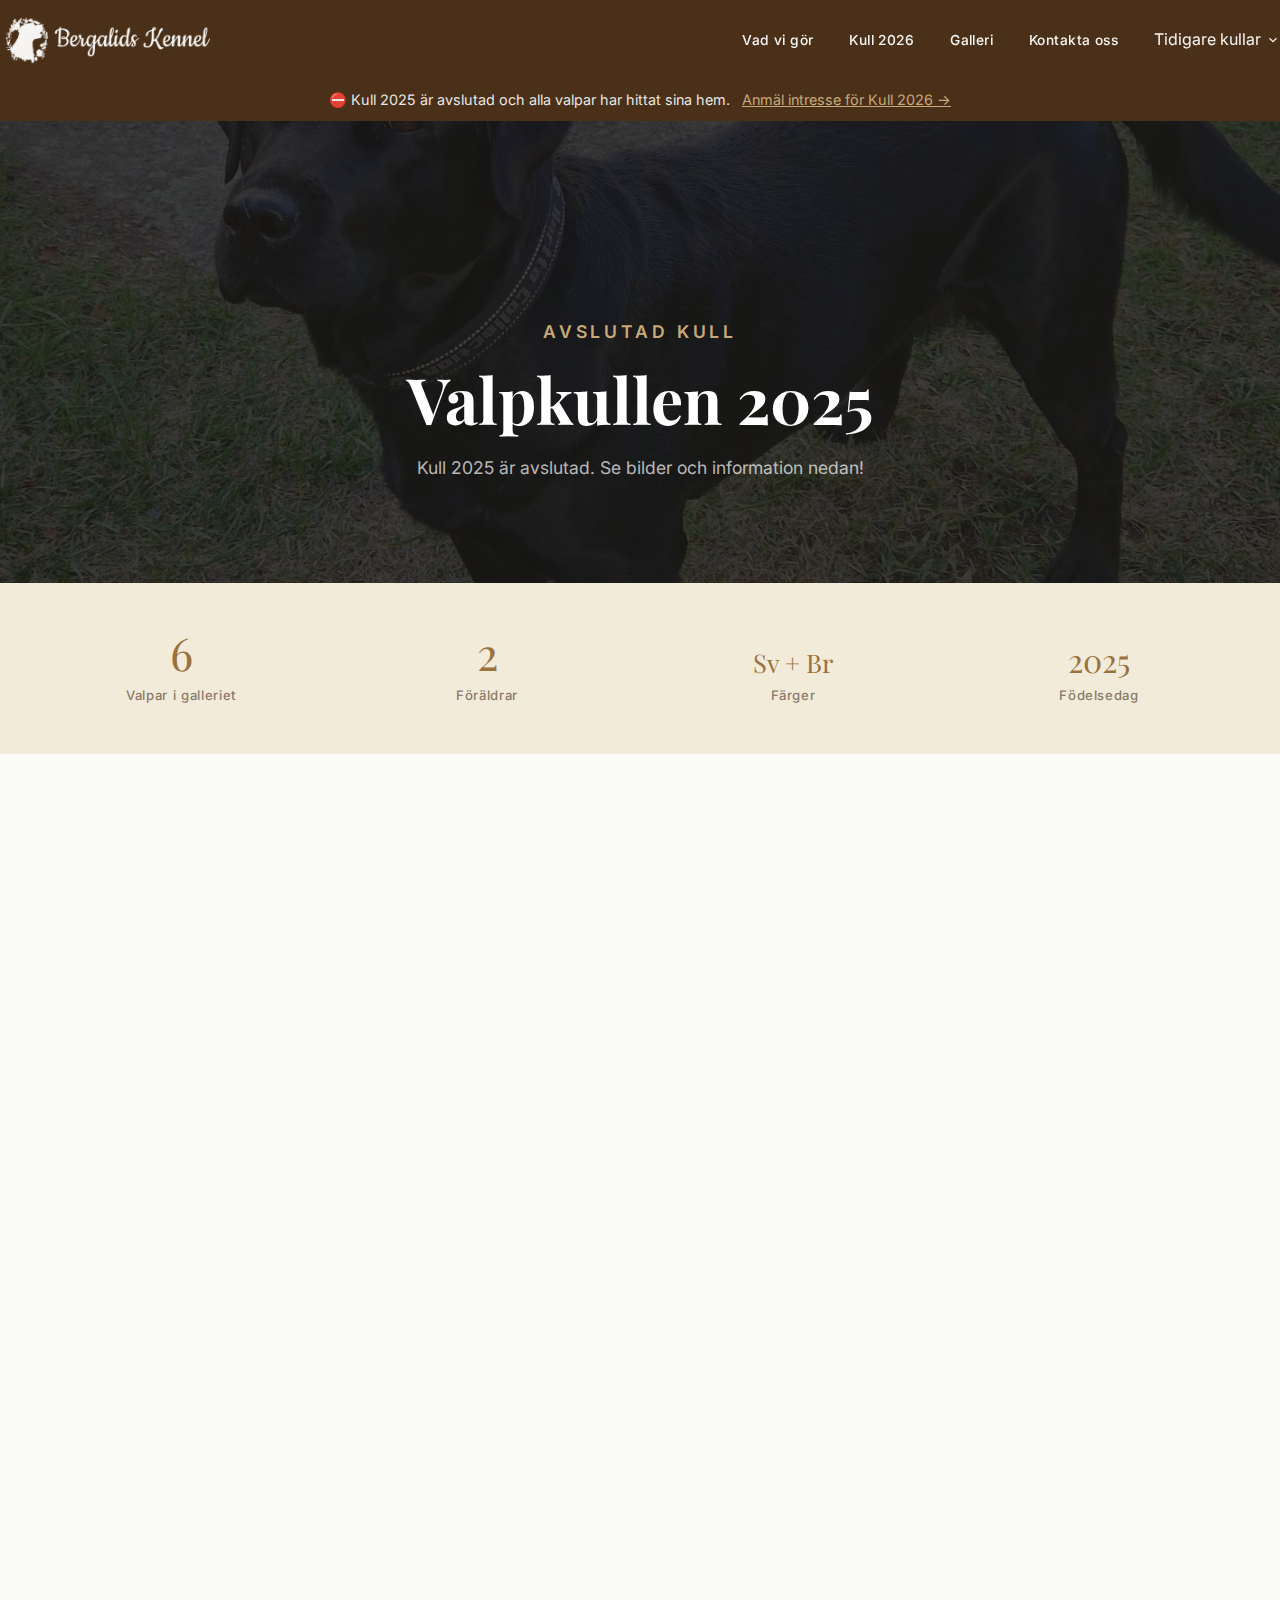
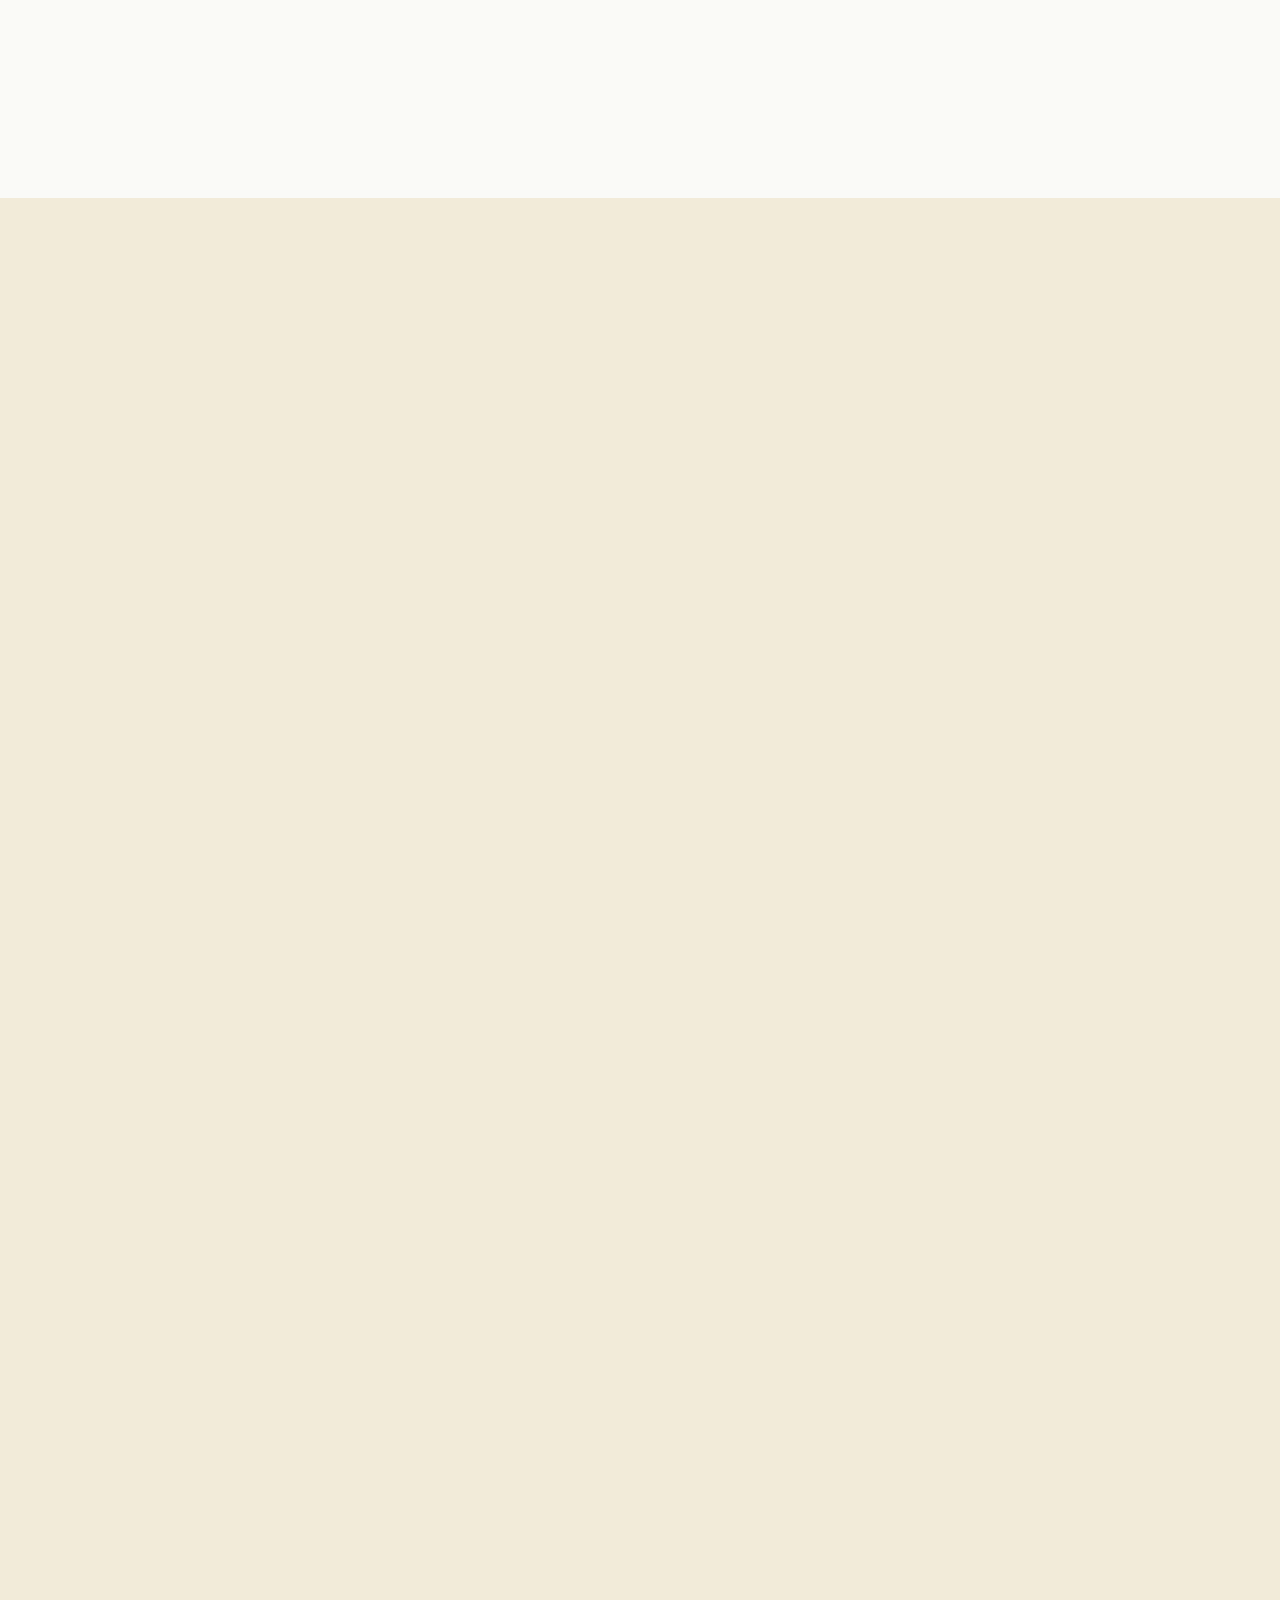
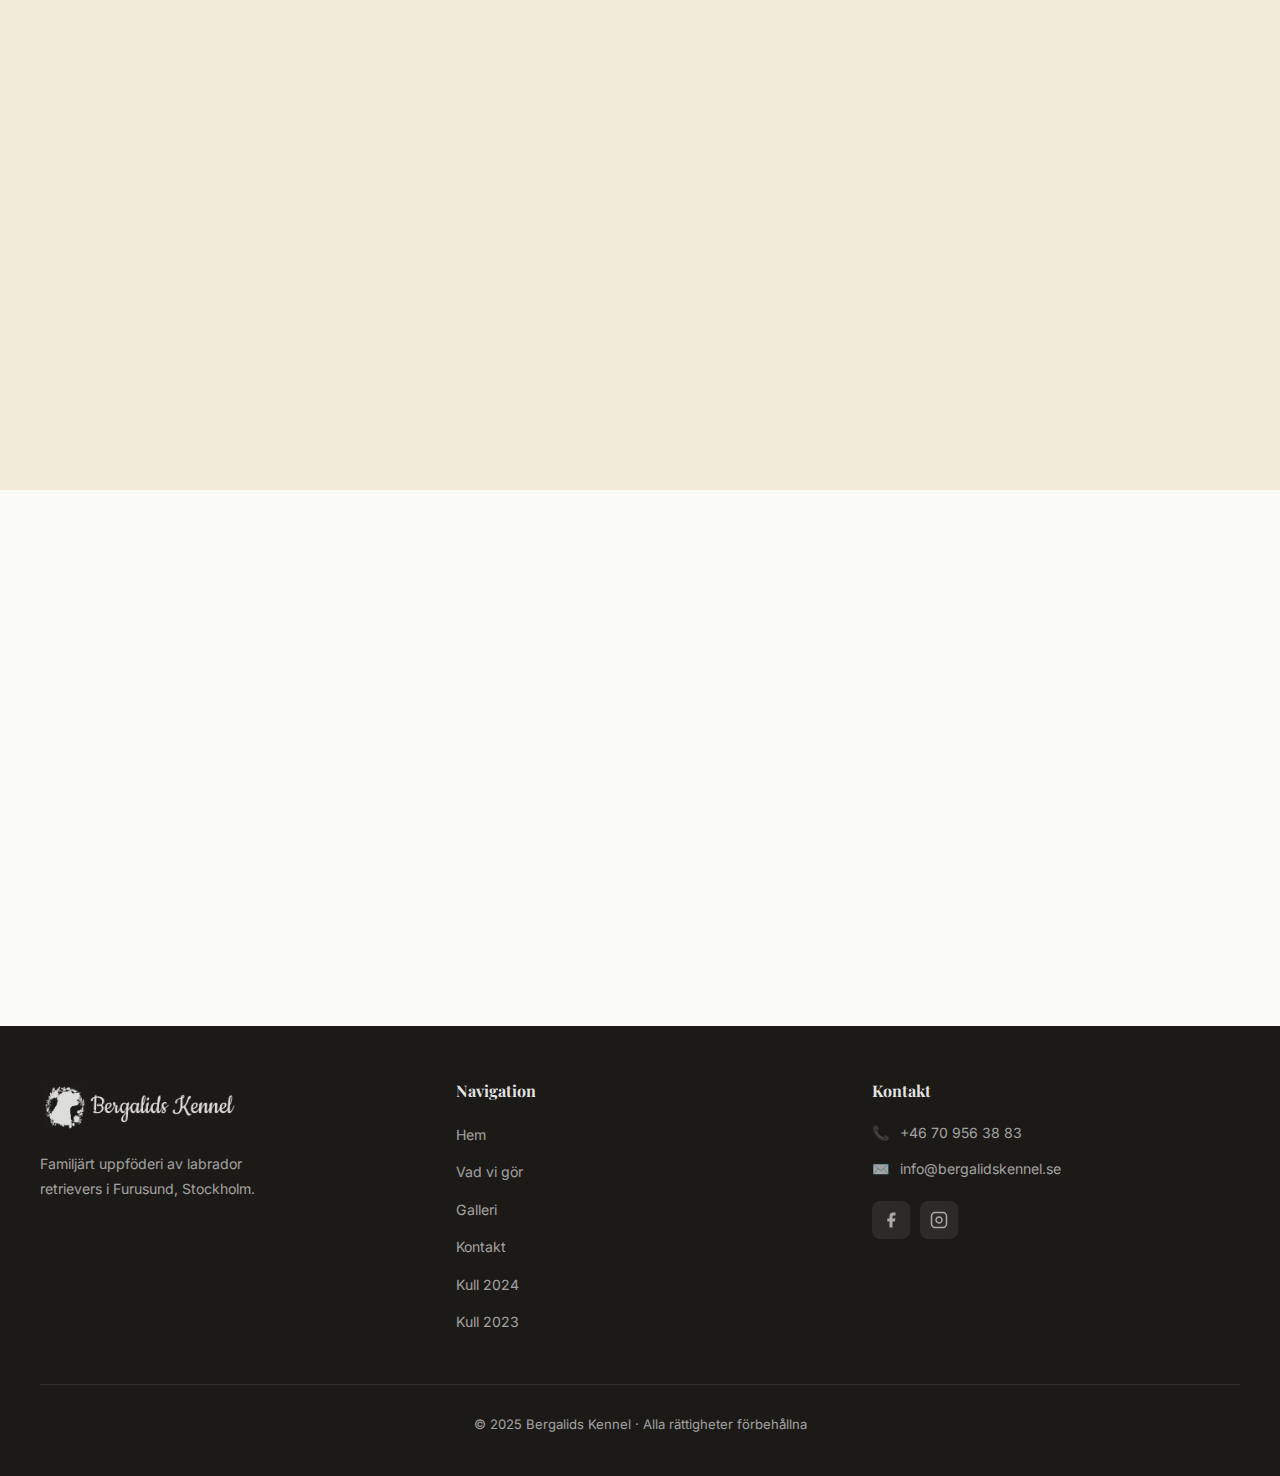
<file: kull-2025.html>
<!DOCTYPE html>
<html lang="sv">

<head>
  <meta charset="UTF-8" />
  <meta name="viewport" content="width=device-width, initial-scale=1.0" />

  <title>Labradorvalpar Kull 2025 — Bergalids Kennel | Furusund Stockholm</title>
  <meta name="description"
    content="Se valpkullen 2025 från Bergalids Kennel i Furusund — Madde × Måns. Väluppfödda labrador retrievers med utmärkt hälsa och temperament." />
  <meta name="keywords"
    content="labradorvalpar 2025, labrador kull 2025, labradorvalp Stockholm, labrador Madde Måns, Bergalids Kennel" />
  <meta name="robots" content="index, follow" />
  <link rel="canonical" href="https://www.bergalidskennel.se/kull-2025.html" />

  <meta property="og:type" content="website" />
  <meta property="og:site_name" content="Bergalids Kennel" />
  <meta property="og:locale" content="sv_SE" />
  <meta property="og:url" content="https://www.bergalidskennel.se/kull-2025.html" />
  <meta property="og:title" content="Kull 2025 — Labradorvalpar från Bergalids Kennel" />
  <meta property="og:description"
    content="Se bilder och information om valpkullen 2025 (Madde × Måns) från Bergalids Kennel i Furusund, Stockholm." />
  <meta property="og:image" content="https://www.bergalidskennel.se/bilder/kullar/kull-2025/Valpar-2025-1.jpg" />

  <meta name="twitter:card" content="summary_large_image" />
  <meta name="twitter:title" content="Kull 2025 — Bergalids Kennel" />
  <meta name="twitter:description" content="Labradorvalpar kull 2025 från Bergalids Kennel, Furusund." />
  <meta name="twitter:image" content="https://www.bergalidskennel.se/bilder/kullar/kull-2025/Valpar-2025-1.jpg" />

  <link rel="stylesheet" href="style.css" />
  <style>
    .kull-hero {
      position: relative;
      padding-top: calc(var(--nav-h) + 100px);
      padding-bottom: 100px;
      background: var(--primary);
      overflow: hidden;
      text-align: center;
    }

    .kull-hero::before {
      content: '';
      position: absolute;
      inset: 0;
      background: url('bilder/hundar/Madde-1.jpg') center/cover;
      opacity: 0.18;
    }

    .kull-hero__content {
      position: relative;
    }

    .kull-hero h1 {
      color: #fff;
      font-size: clamp(2.5rem, 5vw, 4rem);
    }

    .kull-hero p {
      color: rgba(255, 255, 255, 0.7);
      max-width: 50ch;
      margin-inline: auto;
      margin-top: 16px;
      font-size: 1.1rem;
    }

    .parents-section {
      background: var(--bg);
    }

    .stats-bar {
      background: var(--cream);
      padding: 48px 0;
    }

    .stats-grid {
      display: grid;
      grid-template-columns: repeat(4, 1fr);
      gap: 24px;
      text-align: center;
      align-items: end;
    }

    .stat-number {
      font-family: var(--font-h);
      font-size: 2.8rem;
      color: var(--accent);
      line-height: 1;
      margin-bottom: 8px;
    }

    .stat-label {
      font-size: 0.82rem;
      color: var(--muted);
      font-weight: 500;
      letter-spacing: 0.05em;
    }

    .parent-row {
      display: grid;
      grid-template-columns: 1fr 1fr;
      gap: 32px;
      margin-top: 56px;
    }

    .parent-card {
      background: var(--surface);
      border-radius: calc(var(--r) * 1.5);
      overflow: hidden;
      box-shadow: var(--shadow-sm);
      border: 1px solid var(--border);
    }

    .parent-card__img {
      height: 320px;
      overflow: hidden;
    }

    .parent-card__img img {
      width: 100%;
      height: 100%;
      object-fit: cover;
      transition: transform 0.5s var(--ease);
    }

    .parent-card:hover .parent-card__img img {
      transform: scale(1.04);
    }

    .parent-card__body {
      padding: 28px 32px;
    }

    .parent-card__role {
      font-size: 0.7rem;
      font-weight: 600;
      letter-spacing: 0.15em;
      text-transform: uppercase;
      color: var(--accent);
      margin-bottom: 8px;
    }

    .parent-card__name {
      font-family: var(--font-h);
      font-size: 1.6rem;
      margin-bottom: 6px;
    }

    .parent-card__fullname {
      font-size: 0.85rem;
      color: var(--muted);
      font-style: italic;
      margin-bottom: 16px;
    }

    .parent-card__detail {
      display: flex;
      gap: 10px;
      font-size: 0.85rem;
      margin-bottom: 6px;
    }

    .parent-card__detail-label {
      color: var(--muted);
      min-width: 60px;
    }

    .litter-description p+p {
      margin-top: 16px;
    }

    .litter-closed-banner {
      background: #4a3018;
      color: rgba(255, 255, 255, 0.9);
      text-align: center;
      padding: 14px 24px;
      font-size: 0.9rem;
    }

    .litter-closed-banner a {
      color: #C8A878;
      text-decoration: underline;
      margin-left: 8px;
    }

    @media (max-width: 768px) {
      .stats-grid {
        grid-template-columns: repeat(2, 1fr);
      }

      .parent-row {
        grid-template-columns: 1fr;
      }
    }
  </style>
</head>

<body>

  <!-- ====== NAVIGATION ====== -->
  <nav class="nav nav--transparent" id="nav">
    <div class="container nav__inner">
      <a href="../index.html" class="nav__logo">
        <img src="bilder/Logo/logo-wide-transp.png" alt="Bergalids Kennel" />
      </a>
      <ul class="nav__links">
        <li><a href="index.html#om-oss">Vad vi gör</a></li>
        <li><a href="kull-2026.html">Kull 2026</a></li>
        <li><a href="galleri.html">Galleri</a></li>
        <li><a href="index.html#kontakt">Kontakta oss</a></li>
        <li class="nav__dropdown">
          <span class="nav__dropdown-toggle">
            Tidigare kullar
            <svg viewBox="0 0 24 24" fill="none" stroke="currentColor" stroke-width="2">
              <polyline points="6 9 12 15 18 9" />
            </svg>
          </span>
          <div class="nav__dropdown-menu">
            <a href="tidigare-kullar/kull-2024.html">Kull 2024</a>
            <a href="tidigare-kullar/kull-2023.html">Kull 2023</a>
          </div>
        </li>
      </ul>
      <button class="nav__toggle" aria-label="Öppna meny">
        <span></span><span></span><span></span>
      </button>
    </div>
    <div class="nav__mobile">
      <a href="index.html#om-oss">Vad vi gör</a>
      <a href="kull-2026.html">Kull 2026</a>
      <a href="galleri.html">Galleri</a>
      <a href="index.html#kontakt">Kontakta oss</a>
      <a href="tidigare-kullar/kull-2024.html">Kull 2024</a>
    </div>
  </nav>


  <!-- Stängd-banner -->
  <div class="litter-closed-banner" style="padding-top: calc(var(--nav-h) + 8px); padding-bottom: 8px;">
    ⛔ Kull 2025 är avslutad och alla valpar har hittat sina hem.
    <a href="kull-2026.html">Anmäl intresse för Kull 2026 →</a>
  </div>

  <!-- ====== HERO ====== -->
  <div class="kull-hero">
    <div class="container kull-hero__content">
      <p class="eyebrow" style="color:#C8A878;">Avslutad kull</p>
      <h1>Valpkullen 2025</h1>
      <p>
        Kull 2025 är avslutad. Se bilder och information nedan!
      </p>
    </div>
  </div>


  <!-- ====== STATS ====== -->
  <div class="stats-bar">
    <div class="container">
      <div class="stats-grid">
        <div class="stat-item reveal">
          <div class="stat-number">6</div>
          <div class="stat-label">Valpar i galleriet</div>
        </div>
        <div class="stat-item reveal reveal--delay-1">
          <div class="stat-number">2</div>
          <div class="stat-label">Föräldrar</div>
        </div>
        <div class="stat-item reveal reveal--delay-2">
          <div class="stat-number" style="font-size: 1.6rem;">Sv + Br</div>
          <div class="stat-label">Färger</div>
        </div>
        <div class="stat-item reveal reveal--delay-3">
          <div class="stat-number" style="font-size: 2rem;">2025</div>
          <div class="stat-label">Födelsedag</div>
        </div>
      </div>
    </div>
  </div>


  <!-- ====== FÖRÄLDRAR ====== -->
  <section class="section parents-section">
    <div class="container">
      <div class="reveal" style="text-align:center; margin-bottom: 16px;">
        <p class="eyebrow">Föräldrar</p>
        <h2 class="section-heading">Mamma &amp; Pappa</h2>
      </div>

      <div class="parent-row">

        <div class="parent-card reveal">
          <div class="parent-card__img">
            <img src="bilder/hundar/Madde-2.jpg" alt="Madde" />
          </div>
          <div class="parent-card__body">
            <div class="parent-card__role">Mamma</div>
            <h3 class="parent-card__name">Madde</h3>
            <p class="parent-card__fullname">Colas NO BSCH, SE VCH Madeleine</p>
            <div class="parent-card__detail">
              <span class="parent-card__detail-label">Reg.nr.</span>
              <span>SE46240/2018</span>
            </div>
            <div class="parent-card__detail">
              <span class="parent-card__detail-label">Titlar</span>
              <span>SE VCH, NO BSCH</span>
            </div>
            <div class="parent-card__detail">
              <span class="parent-card__detail-label">Färg</span>
              <span>Svart (bär brun)</span>
            </div>
          </div>
        </div>

        <div class="parent-card reveal reveal--delay-2">
          <div class="parent-card__img">
            <img src="bilder/hundar/mans1.JPG" alt="Måns" />
          </div>
          <div class="parent-card__body">
            <div class="parent-card__role">Pappa</div>
            <h3 class="parent-card__name">Måns</h3>
            <p class="parent-card__fullname">Sjöbygårdens SE U(U)CH Scream and Shout</p>
            <div class="parent-card__detail">
              <span class="parent-card__detail-label">Reg.nr.</span>
              <span>SE24734/2016</span>
            </div>
            <div class="parent-card__detail">
              <span class="parent-card__detail-label">Titlar</span>
              <span>SE U(U)CH</span>
            </div>
            <div class="parent-card__detail">
              <span class="parent-card__detail-label">Färg</span>
              <span>Svart (bär brun)</span>
            </div>
          </div>
        </div>

      </div>

      <div class="litter-description reveal" style="margin-top: 40px;">
        <p>
          Valpkullen 2025 är resultatet av kombinationen Madde × Måns — två fantastiska
          labradorer med starka meriter i utställning och utmärkta hälsoresultat.
          Valparna är nu alla placerade i sina nya hem.
        </p>
      </div>
    </div>
  </section>

  <!-- ====== VALPBILDER ====== -->
  <section class="section section--cream">
    <div class="container">
      <h2 class="section-heading reveal"
        style="font-size: 1.6rem; margin-bottom: 24px; padding-bottom: 16px; border-bottom: 1px solid var(--border);">
        Bilder från kullen</h2>

      <div class="puppy-gallery">
        <div class="gallery-item reveal">
          <img src="bilder/kullar/kull-2025/Valpar-2025-1.jpg" alt="Valpar 2025" />
          <div class="gallery-item__overlay"><svg viewBox="0 0 24 24" fill="none" stroke="currentColor"
              stroke-width="1.5" width="34" height="34">
              <circle cx="11" cy="11" r="8" />
              <line x1="21" y1="21" x2="16.65" y2="16.65" />
            </svg></div>
        </div>
        <div class="gallery-item reveal reveal--delay-1">
          <img src="bilder/kullar/kull-2025/Valpar-2025-2.jpg" alt="Valpar 2025" />
          <div class="gallery-item__overlay"><svg viewBox="0 0 24 24" fill="none" stroke="currentColor"
              stroke-width="1.5" width="34" height="34">
              <circle cx="11" cy="11" r="8" />
              <line x1="21" y1="21" x2="16.65" y2="16.65" />
            </svg></div>
        </div>
        <div class="gallery-item reveal reveal--delay-2">
          <img src="bilder/kullar/kull-2025/Valpar-2025-3.jpg" alt="Valpar 2025" />
          <div class="gallery-item__overlay"><svg viewBox="0 0 24 24" fill="none" stroke="currentColor"
              stroke-width="1.5" width="34" height="34">
              <circle cx="11" cy="11" r="8" />
              <line x1="21" y1="21" x2="16.65" y2="16.65" />
            </svg></div>
        </div>
        <div class="gallery-item reveal">
          <img src="bilder/kullar/kull-2025/Valpar-2025-4.jpg" alt="Valpar 2025" />
          <div class="gallery-item__overlay"><svg viewBox="0 0 24 24" fill="none" stroke="currentColor"
              stroke-width="1.5" width="34" height="34">
              <circle cx="11" cy="11" r="8" />
              <line x1="21" y1="21" x2="16.65" y2="16.65" />
            </svg></div>
        </div>
        <div class="gallery-item reveal reveal--delay-1">
          <img src="bilder/kullar/kull-2025/Valpar-2025-5.jpg" alt="Valpar 2025" />
          <div class="gallery-item__overlay"><svg viewBox="0 0 24 24" fill="none" stroke="currentColor"
              stroke-width="1.5" width="34" height="34">
              <circle cx="11" cy="11" r="8" />
              <line x1="21" y1="21" x2="16.65" y2="16.65" />
            </svg></div>
        </div>
        <div class="gallery-item reveal reveal--delay-2">
          <img src="bilder/kullar/kull-2025/Valpar-2025-6.jpg" alt="Valpar 2025" />
          <div class="gallery-item__overlay"><svg viewBox="0 0 24 24" fill="none" stroke="currentColor"
              stroke-width="1.5" width="34" height="34">
              <circle cx="11" cy="11" r="8" />
              <line x1="21" y1="21" x2="16.65" y2="16.65" />
            </svg></div>
        </div>
      </div>
    </div>
  </section>

  <!-- ====== CTA ====== -->
  <section class="section">
    <div class="container" style="text-align:center;">
      <div class="reveal">
        <p class="eyebrow">Nästa kull</p>
        <h2 class="section-heading">Intresserad av en labrador från Bergalids?</h2>
        <p class="section-lead" style="margin-inline: auto; margin-bottom: 36px;">
          Kull 2025 är avslutad. Du är välkommen att anmäla intresse för <strong>Kull 2026</strong>
          eller skicka en <strong>spontananmälan</strong> — vi är alltid intresserade av att komma
          i kontakt med hundmänniskor!
        </p>
        <div style="display:flex; gap:16px; justify-content:center; flex-wrap:wrap;">
          <a href="kull-2026.html" class="btn btn-primary">Se Kull 2026 →</a>
          <a href="index.html#kontakt" class="btn btn-outline">Spontananmälan →</a>
        </div>
      </div>
    </div>
  </section>


  <!-- ====== FOOTER ====== -->
  <footer class="footer">
    <div class="container">
      <div class="footer__inner">
        <div class="footer__brand">
          <img src="bilder/Logo/logo-wide-transp.png" alt="Bergalids Kennel" />
          <p class="footer__brand-desc">
            Familjärt uppföderi av labrador retrievers i Furusund, Stockholm.
          </p>
        </div>
        <div>
          <h4 class="footer__heading">Navigation</h4>
          <ul class="footer__links">
            <li><a href="index.html">Hem</a></li>
            <li><a href="index.html#om-oss">Vad vi gör</a></li>
            <li><a href="galleri.html">Galleri</a></li>
            <li><a href="index.html#kontakt">Kontakt</a></li>
            <li><a href="tidigare-kullar/kull-2024.html">Kull 2024</a></li>
            <li><a href="tidigare-kullar/kull-2023.html">Kull 2023</a></li>
          </ul>
        </div>
        <div>
          <h4 class="footer__heading">Kontakt</h4>
          <div class="footer__contact-item">
            <span>📞</span><a href="tel:+46709563883">+46 70 956 38 83</a>
          </div>
          <div class="footer__contact-item">
            <span>✉️</span><a href="mailto:info@bergalidskennel.se">info@bergalidskennel.se</a>
          </div>
          <div class="footer__social">
            <a href="https://www.facebook.com/bergalidskennel" target="_blank" rel="noopener" aria-label="Facebook">
              <svg width="18" height="18" viewBox="0 0 24 24" fill="currentColor">
                <path d="M18 2h-3a5 5 0 00-5 5v3H7v4h3v8h4v-8h3l1-4h-4V7a1 1 0 011-1h3z" />
              </svg>
            </a>
            <a href="https://instagram.com/bergalidskennel/" target="_blank" rel="noopener" aria-label="Instagram">
              <svg width="18" height="18" viewBox="0 0 24 24" fill="none" stroke="currentColor" stroke-width="2">
                <rect x="2" y="2" width="20" height="20" rx="5" ry="5" />
                <path d="M16 11.37A4 4 0 1112.63 8 4 4 0 0116 11.37z" />
                <line x1="17.5" y1="6.5" x2="17.51" y2="6.5" />
              </svg>
            </a>
          </div>
        </div>
      </div>
      <div class="footer__bottom">
        <p>© 2025 Bergalids Kennel · Alla rättigheter förbehållna</p>
      </div>
    </div>
  </footer>

  <script src="script.js"></script>
</body>

</html>
</file>
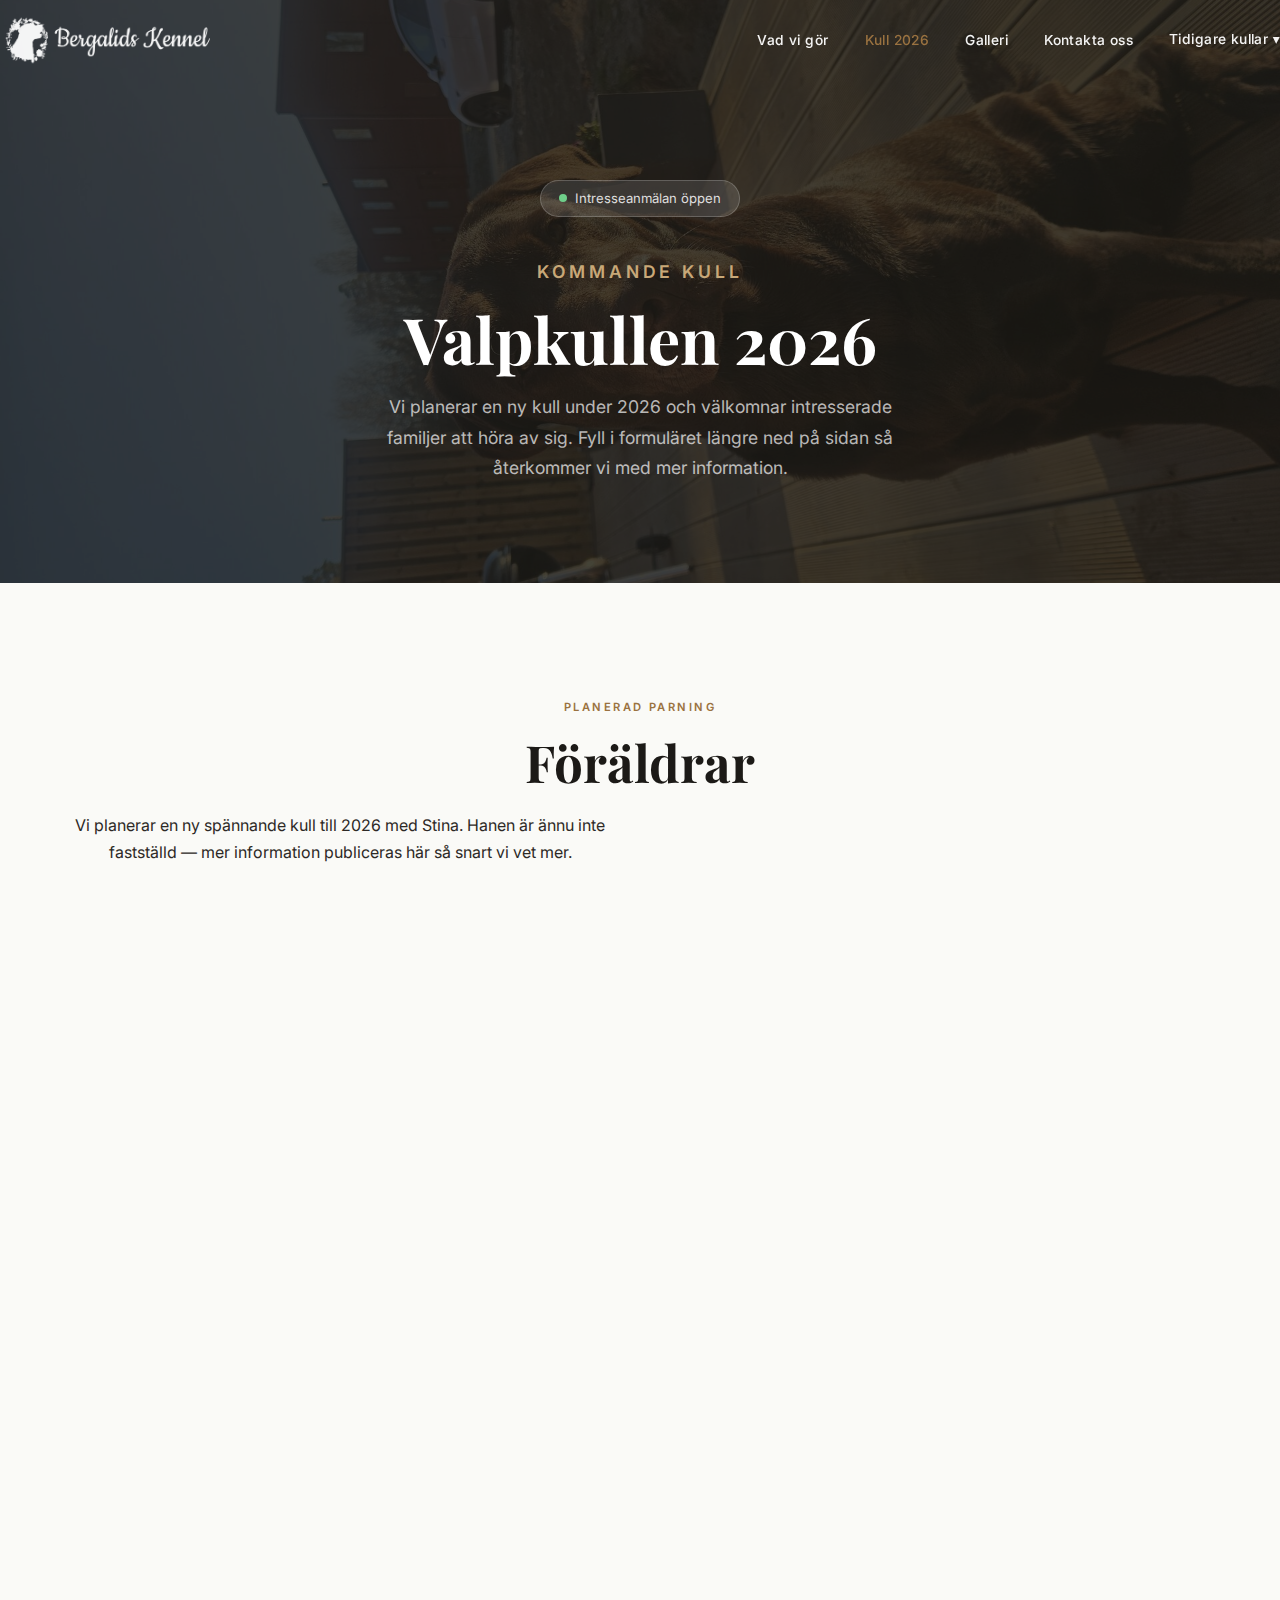
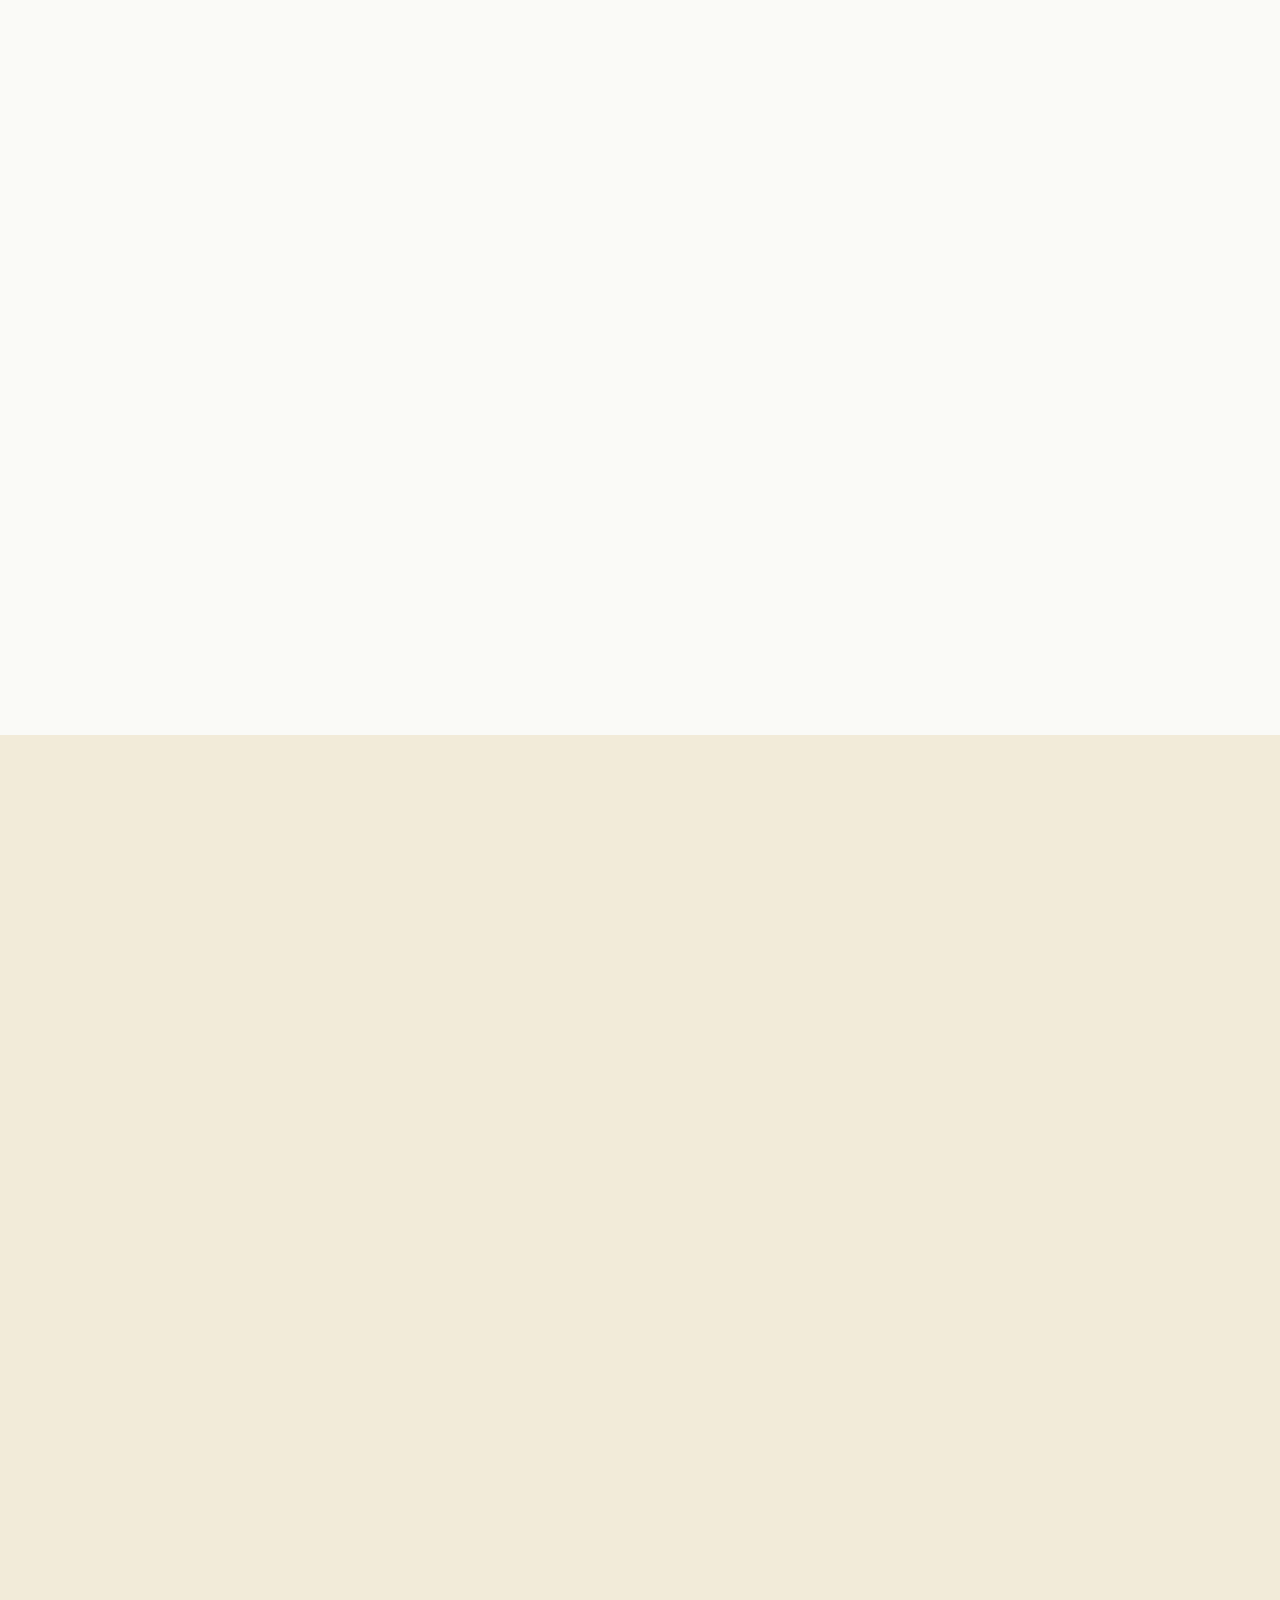
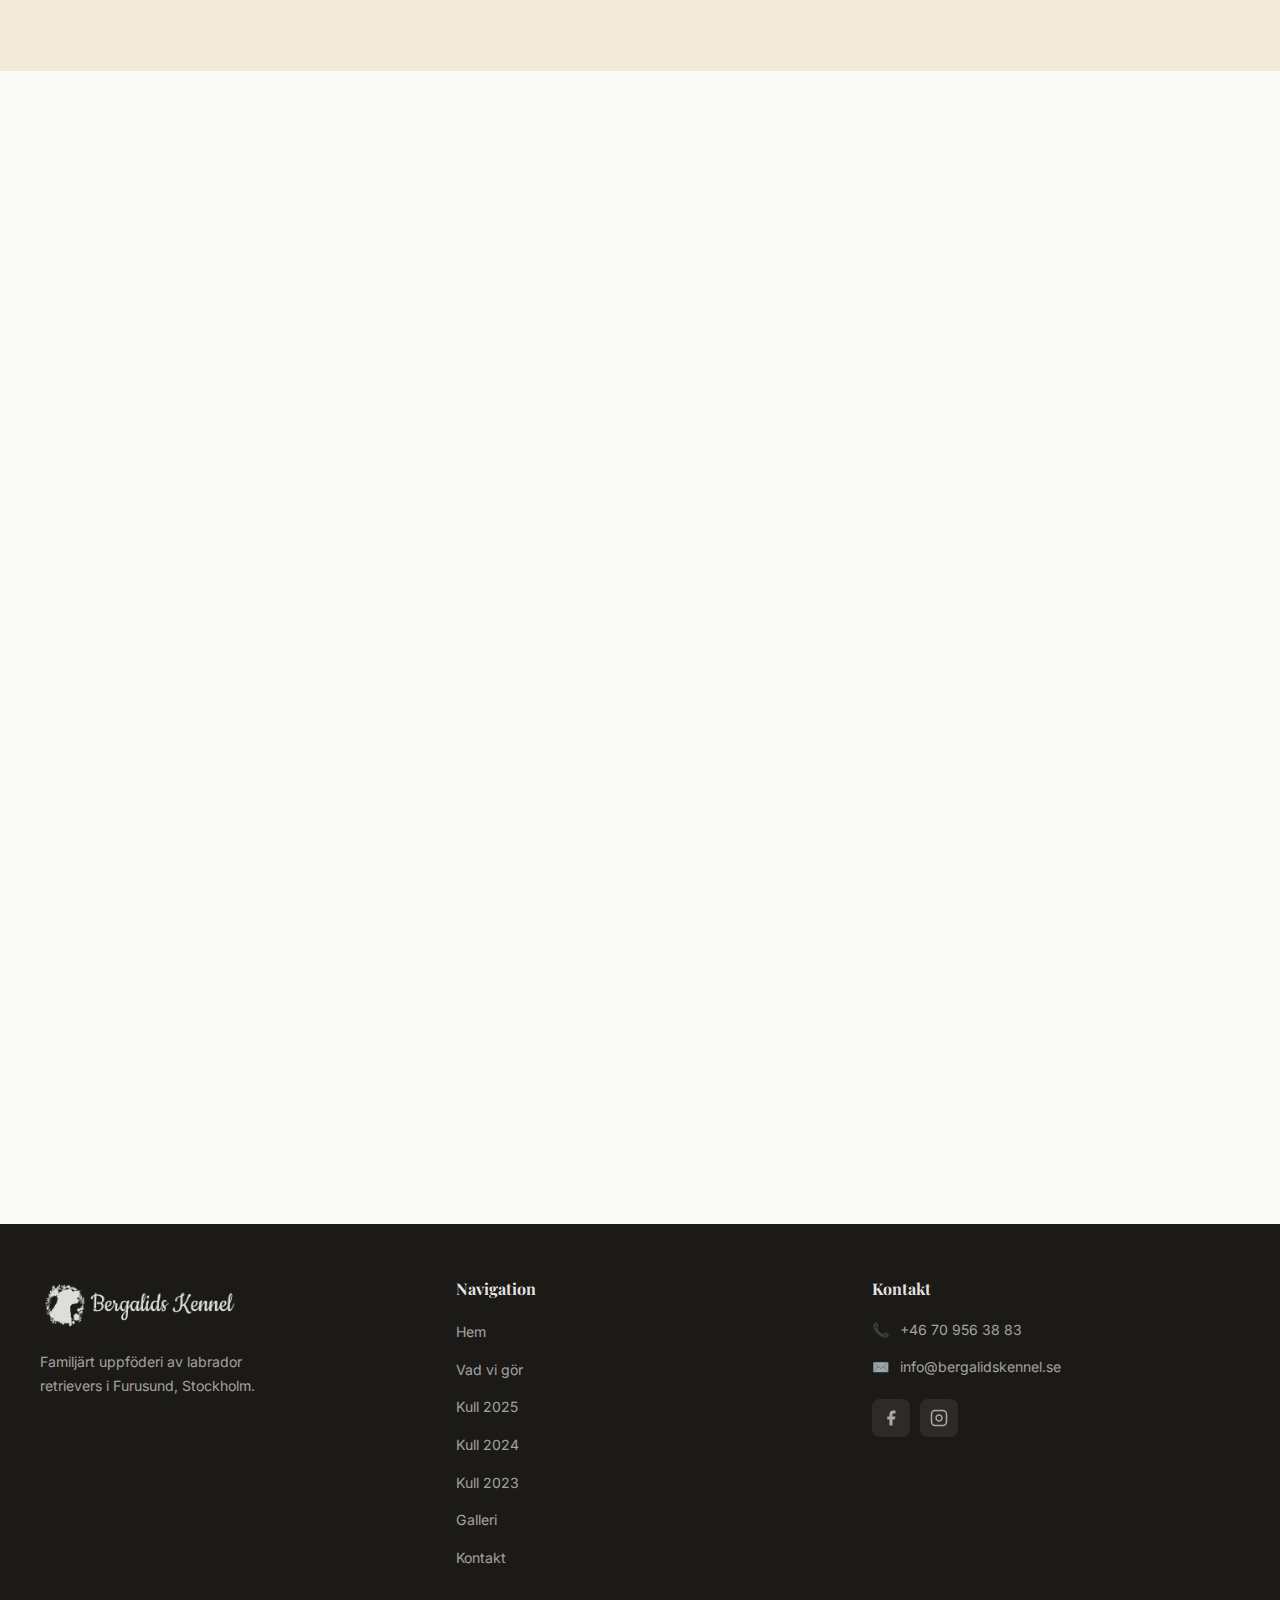
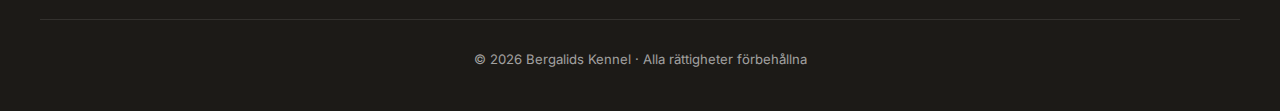
<file: kull-2026.html>
<!DOCTYPE html>
<html lang="sv">

<head>
  <meta charset="UTF-8" />
  <meta name="viewport" content="width=device-width, initial-scale=1.0" />

  <title>Labradorvalpar 2026 — Anmäl intresse | Bergalids Kennel Furusund</title>
  <meta name="description"
    content="Anmäl intresse för labradorvalpar 2026 från Bergalids Kennel i Furusund, Stockholm. Väluppfödda labrador retrievers med fokus på hälsa och temperament. Kostar ingenting att anmäla!" />
  <meta name="keywords"
    content="labradorvalp 2026, köpa labradorvalp, labrador retriever valp Stockholm, labradorvalp till salu 2026, labrador uppfödare Furusund" />
  <meta name="robots" content="index, follow" />
  <link rel="canonical" href="https://www.bergalidskennel.se/kull-2026.html" />

  <meta property="og:type" content="website" />
  <meta property="og:site_name" content="Bergalids Kennel" />
  <meta property="og:locale" content="sv_SE" />
  <meta property="og:url" content="https://www.bergalidskennel.se/kull-2026.html" />
  <meta property="og:title" content="Labradorvalpar 2026 — Anmäl intresse | Bergalids Kennel" />
  <meta property="og:description"
    content="Anmäl intresse för labradorvalpar 2026 från Bergalids Kennel i Furusund, Stockholm." />
  <meta property="og:image" content="https://www.bergalidskennel.se/bilder/hundar/stina-1.jpg" />

  <meta name="twitter:card" content="summary_large_image" />
  <meta name="twitter:title" content="Labradorvalpar 2026 — Bergalids Kennel" />
  <meta name="twitter:description"
    content="Anmäl intresse för labradorvalpar 2026 från Bergalids Kennel i Furusund, Stockholm." />
  <meta name="twitter:image" content="https://www.bergalidskennel.se/bilder/hundar/stina-1.jpg" />

  <link rel="stylesheet" href="style.css?v=2" />
  <style>
    .kull-hero {
      position: relative;
      padding-top: calc(var(--nav-h) + 100px);
      padding-bottom: 100px;
      background: var(--primary);
      overflow: hidden;
      text-align: center;
    }

    .kull-hero::before {
      content: '';
      position: absolute;
      inset: 0;
      background: url('bilder/hundar/Stina-3.jpg') center/cover;
      opacity: 0.18;
    }

    .kull-hero__content {
      position: relative;
    }

    .kull-hero h1 {
      color: #fff;
      font-size: clamp(2.5rem, 5vw, 4rem);
    }

    .kull-hero p {
      color: rgba(255, 255, 255, 0.7);
      max-width: 50ch;
      margin-inline: auto;
      margin-top: 16px;
      font-size: 1.1rem;
    }

    .kull-hero__badge {
      display: inline-flex;
      align-items: center;
      gap: 8px;
      background: rgba(255, 255, 255, 0.12);
      border: 1px solid rgba(255, 255, 255, 0.2);
      border-radius: 999px;
      padding: 6px 18px;
      font-size: 0.82rem;
      color: rgba(255, 255, 255, 0.85);
      margin-bottom: 24px;
    }

    .kull-hero__badge-dot {
      width: 8px;
      height: 8px;
      border-radius: 50%;
      background: #6fcf8a;
      animation: pulse 2s infinite;
    }

    @keyframes pulse {

      0%,
      100% {
        opacity: 1;
        transform: scale(1);
      }

      50% {
        opacity: 0.6;
        transform: scale(1.3);
      }
    }

    .parents-section {
      background: var(--bg);
    }

    .parent-detail {
      display: grid;
      grid-template-columns: 1fr 1fr;
      gap: 60px;
      align-items: center;
      padding-block: 80px;
      border-bottom: 1px solid var(--border);
    }

    .parent-detail:last-child {
      border-bottom: none;
    }

    .parent-detail--reverse {
      direction: rtl;
    }

    .parent-detail--reverse>* {
      direction: ltr;
    }

    .parent-detail__image {
      border-radius: var(--r);
      overflow: hidden;
      height: 480px;
    }

    .parent-detail__image img {
      width: 100%;
      height: 100%;
      object-fit: cover;
    }

    .parent-detail__image--placeholder {
      background: var(--cream);
      display: flex;
      flex-direction: column;
      align-items: center;
      justify-content: center;
      gap: 12px;
      color: var(--muted);
    }

    .parent-detail__image--placeholder svg {
      width: 64px;
      height: 64px;
      opacity: 0.35;
    }

    .parent-detail__image--placeholder span {
      font-size: 0.85rem;
    }

    .parent-meta {
      display: flex;
      flex-direction: column;
      gap: 8px;
      margin: 20px 0 28px;
    }

    .parent-meta-row {
      display: flex;
      gap: 12px;
      font-size: 0.88rem;
    }

    .parent-meta-label {
      color: var(--muted);
      min-width: 80px;
      font-weight: 500;
    }

    .parent-meta-value {
      color: var(--text);
    }

    .info-box {
      background: var(--cream);
      border-left: 3px solid var(--accent);
      border-radius: 0 var(--r) var(--r) 0;
      padding: 24px 28px;
      margin-top: 40px;
    }

    .info-box h4 {
      font-family: var(--font-h);
      font-size: 1.1rem;
      margin-bottom: 10px;
    }

    .info-box p {
      font-size: 0.92rem;
      color: var(--muted);
      line-height: 1.75;
    }

    .timeline {
      display: flex;
      flex-direction: column;
      gap: 0;
      margin: 40px 0;
    }

    .timeline__item {
      display: flex;
      gap: 20px;
      position: relative;
    }

    .timeline__item:not(:last-child)::after {
      content: '';
      position: absolute;
      left: 11px;
      top: 24px;
      bottom: -1px;
      width: 2px;
      background: var(--border);
    }

    .timeline__dot {
      width: 24px;
      height: 24px;
      border-radius: 50%;
      border: 2px solid var(--border);
      background: var(--bg);
      flex-shrink: 0;
      margin-top: 2px;
    }

    .timeline__dot--active {
      border-color: var(--accent);
      background: var(--accent);
    }

    .timeline__body {
      padding-bottom: 28px;
    }

    .timeline__date {
      font-size: 0.78rem;
      font-weight: 600;
      color: var(--accent);
      text-transform: uppercase;
      letter-spacing: 0.06em;
    }

    .timeline__title {
      font-family: var(--font-h);
      font-size: 1rem;
      color: var(--text);
      margin: 2px 0 4px;
    }

    .timeline__desc {
      font-size: 0.85rem;
      color: var(--muted);
      line-height: 1.6;
    }

    @media (max-width: 768px) {
      .parent-detail {
        grid-template-columns: 1fr;
        gap: 32px;
      }

      .parent-detail--reverse {
        direction: ltr;
      }

      .parent-detail__image {
        height: 300px;
      }
    }
  </style>
</head>

<body>

  <!-- ====== NAVIGATION ====== -->
  <nav class="nav nav--transparent" id="nav">
    <div class="container nav__inner">
      <a href="index.html" class="nav__logo">
        <img src="bilder/Logo/logo-wide-transp.png" alt="Bergalids Kennel" />
      </a>
      <ul class="nav__links">
        <li><a href="index.html#om-oss">Vad vi gör</a></li>
        <li><a href="kull-2026.html" style="color:var(--accent)">Kull 2026</a></li>
        <li><a href="galleri.html">Galleri</a></li>
        <li><a href="index.html#kontakt">Kontakta oss</a></li>
        <li class="nav__dropdown">
          <a href="#" class="nav__dropdown-toggle" aria-expanded="false">
            Tidigare kullar ▾
          </a>
          <ul class="nav__dropdown-menu">
            <li><a href="kull-2025.html">Kull 2025</a></li>
            <li><a href="tidigare-kullar/kull-2024.html">Kull 2024</a></li>
            <li><a href="tidigare-kullar/kull-2023.html">Kull 2023</a></li>
          </ul>
        </li>
      </ul>
      <button class="nav__toggle" aria-label="Öppna meny">
        <span></span><span></span><span></span>
      </button>
    </div>
  </nav>

  <!-- Mobile menu overlay (outside nav for correct z-index stacking) -->
  <div class="nav__mobile">
    <a href="index.html#om-oss">Vad vi gör</a>
    <a href="kull-2026.html">Kull 2026</a>
    <a href="galleri.html">Galleri</a>
    <a href="index.html#kontakt">Kontakta oss</a>
    <div class="nav__mobile-section">Tidigare kullar</div>
    <a href="kull-2025.html" class="nav__mobile-sub">Kull 2025</a>
    <a href="tidigare-kullar/kull-2024.html" class="nav__mobile-sub">Kull 2024</a>
    <a href="tidigare-kullar/kull-2023.html" class="nav__mobile-sub">Kull 2023</a>
  </div>


  <!-- ====== HERO ====== -->
  <div class="kull-hero">
    <div class="container kull-hero__content">
      <div class="kull-hero__badge">
        <span class="kull-hero__badge-dot"></span>
        Intresseanmälan öppen
      </div>
      <p class="eyebrow" style="color:#C8A878;">Kommande kull</p>
      <h1>Valpkullen 2026</h1>
      <p>
        Vi planerar en ny kull under 2026 och välkomnar intresserade familjer att höra av sig.
        Fyll i formuläret längre ned på sidan så återkommer vi med mer information.
      </p>
    </div>
  </div>


  <!-- ====== FÖRÄLDRAR ====== -->
  <section class="section parents-section">
    <div class="container">

      <div style="text-align:center; margin-bottom: 72px;" class="reveal">
        <p class="eyebrow">Planerad parning</p>
        <h2 class="section-heading">Föräldrar</h2>
        <p class="hero-subtitle reveal reveal--delay-1" style="max-width: 600px;">
          Vi planerar en ny spännande kull till 2026 med Stina.
          Hanen är ännu inte fastställd — mer information publiceras här så snart vi vet mer.
        </p>
      </div>

      <!-- STINA -->
      <div class="parent-detail reveal">
        <div class="parent-detail__image">
          <img src="bilder/hundar/stina-1.jpg" alt="Stina — Bergalids Kennel" />
        </div>
        <div>
          <p class="eyebrow">Mamma</p>
          <h2 class="section-heading">Stina</h2>
          <div class="parent-meta">
            <div class="parent-meta-row">
              <span class="parent-meta-label">Reg.nr.</span>
              <span class="parent-meta-value">SE32139/2023</span>
            </div>
            <div class="parent-meta-row">
              <span class="parent-meta-label">Färg</span>
              <span class="parent-meta-value">Brun (bär på svart)</span>
            </div>
          </div>
          <p class="section-lead">
            Stina är en ung och energisk brun labrador uppvuxen på Bergalids Kennel.
            Med Madde som mor bär hon vidare på kennelns starka linje av hälsa,
            temperament och arbetsvilja.
          </p>
        </div>
      </div>

      <!-- PAPPA: TBA -->
      <div class="parent-detail parent-detail--reverse reveal">
        <div class="parent-detail__image parent-detail__image--placeholder">
          <svg viewBox="0 0 24 24" fill="none" stroke="currentColor" stroke-width="1.5">
            <rect x="3" y="3" width="18" height="18" rx="2" />
            <circle cx="8.5" cy="8.5" r="1.5" />
            <polyline points="21 15 16 10 5 21" />
          </svg>
          <span>Foto tillkommer</span>
        </div>
        <div>
          <p class="eyebrow">Pappa</p>
          <h2 class="section-heading">Meddelas framgent</h2>
          <p class="section-lead">
            Hanen för kull 2026 är ännu inte fastställd. Vi arbetar på att hitta rätt
            match för Stina och publicerar information om pappan så snart det är klart.
            Håll utkik här och på våra sociala medier!
          </p>
          <div class="info-box">
            <h4>Vill du veta när vi har nytt?</h4>
            <p>
              Skicka en intresseanmälan nedan så kontaktar vi dig direkt när
              vi har mer information om kullen och föräldrarna.
            </p>
          </div>
        </div>
      </div>

    </div>
  </section>


  <!-- ====== TIDSLINJE ====== -->
  <section class="section section--cream">
    <div class="container" style="max-width: 720px;">
      <div style="text-align:center; margin-bottom: 48px;" class="reveal">
        <p class="eyebrow">Planering</p>
        <h2 class="section-heading">Vad händer härnäst?</h2>
      </div>

      <div class="timeline reveal">
        <div class="timeline__item">
          <div class="timeline__dot timeline__dot--active"></div>
          <div class="timeline__body">
            <div class="timeline__date">Nu · 2026</div>
            <div class="timeline__title">Intresseanmälan öppen</div>
            <div class="timeline__desc">Vi tar emot anmälningar och återkommer med mer info när parningen är fastställd.
            </div>
          </div>
        </div>
        <div class="timeline__item">
          <div class="timeline__dot"></div>
          <div class="timeline__body">
            <div class="timeline__date">Vår 2026</div>
            <div class="timeline__title">Föräldrarna presenteras</div>
            <div class="timeline__desc">Vi publicerar information och foton på mamma och pappa när parningen är
              fastställd.</div>
          </div>
        </div>
        <div class="timeline__item">
          <div class="timeline__dot"></div>
          <div class="timeline__body">
            <div class="timeline__date">2026</div>
            <div class="timeline__title">Parning</div>
            <div class="timeline__desc">Parningen äger rum och vi meddelar alla i vår intresselista.</div>
          </div>
        </div>
        <div class="timeline__item">
          <div class="timeline__dot"></div>
          <div class="timeline__body">
            <div class="timeline__date">2026</div>
            <div class="timeline__title">Valpar föds</div>
            <div class="timeline__desc">Valparna föds och vi lägger upp bilder löpande. Alla intressenter kontaktas.
            </div>
          </div>
        </div>
        <div class="timeline__item">
          <div class="timeline__dot"></div>
          <div class="timeline__body">
            <div class="timeline__date">8 veckor senare</div>
            <div class="timeline__title">Valparna går hem</div>
            <div class="timeline__desc">Vid 8 veckors ålder är valparna redo att flytta till sina nya familjer.</div>
          </div>
        </div>
      </div>
    </div>
  </section>


  <!-- ====== INTRESSEANMÄLAN ====== -->
  <section class="section" id="intresseanmalan">
    <div class="container" style="max-width: 720px;">
      <div style="text-align:center; margin-bottom: 48px;" class="reveal">
        <p class="eyebrow">Intresseanmälan</p>
        <h2 class="section-heading">Anmäl ditt intresse</h2>
        <p class="section-lead" style="margin-inline: auto;">
          Fyll i formuläret så kontaktar vi dig när vi vet mer om kullen.
        </p>
      </div>

      <div class="reveal" id="form-container">
        <form class="form" id="form">
          <input type="checkbox" name="botcheck" class="hidden" style="display: none;" />
          <div class="form__row">
            <div class="form__group">
              <label class="form__label" for="name">Namn</label>
              <input class="form__input" type="text" id="name" name="name" placeholder="Ditt namn" required />
            </div>
            <div class="form__group">
              <label class="form__label" for="email">E-post</label>
              <input class="form__input" type="email" id="email" name="email" placeholder="din@epost.se" required />
            </div>
          </div>
          <div class="form__group">
            <label class="form__label" for="phone">Telefon</label>
            <input class="form__input" type="tel" id="phone" name="phone" placeholder="070-123 45 67" />
          </div>
          <div class="form__group">
            <label class="form__label" for="preference">Preferens (färg/kön)</label>
            <input class="form__input" type="text" id="preference" name="preference"
              placeholder="T.ex. svart hane eller brun tik" />
          </div>
          <div class="form__group">
            <label class="form__label" for="message">Berätta om dig själv</label>
            <textarea class="form__textarea" id="message" name="message"
              placeholder="Hur ser din vardag ut? Har du hund sedan tidigare? Planerar du jakt, lydnad, nosework eller sällskap?"
              required></textarea>
          </div>
          <button type="submit" class="btn btn-primary">Skicka intresseanmälan →</button>
          <div class="form__success">
            Tack för din intresseanmälan! Vi hör av oss när vi vet mer. 🐾
          </div>
        </form>

        <div class="info-box">
          <h4>Kom ihåg</h4>
          <p>
            Att skicka in en intresseanmälan innebär inte en garanti om att du
            får en valp. Vi väljer noggrant ut valparnas nya hem och vill gärna
            ha en dialog med alla intressenter. Är du osäker — tveka inte att
            ringa eller maila oss direkt!
          </p>
        </div>
      </div>
    </div>
  </section>


  <!-- ====== FOOTER ====== -->
  <footer class="footer">
    <div class="container">
      <div class="footer__inner">
        <div class="footer__brand">
          <img src="bilder/Logo/logo-wide-transp.png" alt="Bergalids Kennel" />
          <p class="footer__brand-desc">
            Familjärt uppföderi av labrador retrievers i Furusund, Stockholm.
          </p>
        </div>
        <div>
          <h4 class="footer__heading">Navigation</h4>
          <ul class="footer__links">
            <li><a href="index.html">Hem</a></li>
            <li><a href="index.html#om-oss">Vad vi gör</a></li>
            <li><a href="kull-2025.html">Kull 2025</a></li>
            <li><a href="tidigare-kullar/kull-2024.html">Kull 2024</a></li>
            <li><a href="tidigare-kullar/kull-2023.html">Kull 2023</a></li>
            <li><a href="galleri.html">Galleri</a></li>
            <li><a href="index.html#kontakt">Kontakt</a></li>
          </ul>
        </div>
        <div>
          <h4 class="footer__heading">Kontakt</h4>
          <div class="footer__contact-item">
            <span>📞</span><a href="tel:+46709563883">+46 70 956 38 83</a>
          </div>
          <div class="footer__contact-item">
            <span>✉️</span><a href="mailto:info@bergalidskennel.se">info@bergalidskennel.se</a>
          </div>
          <div class="footer__social">
            <a href="https://www.facebook.com/bergalidskennel" target="_blank" rel="noopener" aria-label="Facebook">
              <svg width="18" height="18" viewBox="0 0 24 24" fill="currentColor">
                <path d="M18 2h-3a5 5 0 00-5 5v3H7v4h3v8h4v-8h3l1-4h-4V7a1 1 0 011-1h3z" />
              </svg>
            </a>
            <a href="https://instagram.com/bergalidskennel/" target="_blank" rel="noopener" aria-label="Instagram">
              <svg width="18" height="18" viewBox="0 0 24 24" fill="none" stroke="currentColor" stroke-width="2">
                <rect x="2" y="2" width="20" height="20" rx="5" ry="5" />
                <path d="M16 11.37A4 4 0 1112.63 8 4 4 0 0116 11.37z" />
                <line x1="17.5" y1="6.5" x2="17.51" y2="6.5" />
              </svg>
            </a>
          </div>
        </div>
      </div>
      <div class="footer__bottom">
        <p>© 2026 Bergalids Kennel · Alla rättigheter förbehållna</p>
      </div>
    </div>
  </footer>

  <script src="script.js"></script>
</body>

</html>
</file>
<file: style.css>
/* ================================================
   Bergalids Kennel — Modern Design
   ================================================ */

@import url('https://fonts.googleapis.com/css2?family=Playfair+Display:ital,wght@0,400;0,500;0,700;1,400;1,500&family=Inter:wght@300;400;500;600&display=swap');

/* ---- Reset & Variables ---- */
*,
*::before,
*::after {
  box-sizing: border-box;
  margin: 0;
  padding: 0;
}

:root {
  --bg: #FAFAF7;
  --surface: #FFFFFF;
  --cream: #F2EBD9;
  --primary: #1C1A17;
  --accent: #9A7240;
  --brown: #5C3D20;
  --text: #2D2926;
  --muted: #8B7B6B;
  --border: rgba(92, 61, 32, 0.14);

  --font-h: 'Playfair Display', Georgia, serif;
  --font-b: 'Inter', system-ui, -apple-system, sans-serif;

  --nav-h: 80px;
  --section-py: clamp(64px, 9vw, 128px);
  --max-w: 1200px;

  --shadow-sm: 0 2px 12px rgba(28, 26, 23, 0.07);
  --shadow-md: 0 8px 40px rgba(28, 26, 23, 0.11);
  --shadow-lg: 0 24px 80px rgba(28, 26, 23, 0.16);

  --ease: cubic-bezier(0.4, 0, 0.2, 1);
  --r: 14px;
}

html {
  scroll-behavior: smooth;
}

body {
  font-family: var(--font-b);
  background: var(--bg);
  color: var(--text);
  line-height: 1.72;
  -webkit-font-smoothing: antialiased;
}

img {
  display: block;
  max-width: 100%;
}

a {
  text-decoration: none;
  color: inherit;
}

ul {
  list-style: none;
}

button,
input,
textarea,
select {
  font-family: inherit;
}

/* ---- Layout ---- */
.container {
  width: min(var(--max-w), 100% - 48px);
  margin-inline: auto;
}

.section {
  padding-block: var(--section-py);
}

.section--cream {
  background: var(--cream);
}

.section--dark {
  background: var(--primary);
  color: #fff;
}

/* ---- Typography ---- */
h1,
h2,
h3,
h4 {
  font-family: var(--font-h);
  line-height: 1.18;
  color: var(--primary);
}

.section--dark h1,
.section--dark h2,
.section--dark h3 {
  color: #fff;
}

.eyebrow {
  font-size: 0.7rem;
  font-weight: 600;
  letter-spacing: 0.22em;
  text-transform: uppercase;
  color: var(--accent);
  margin-bottom: 14px;
}

.section--dark .eyebrow {
  color: #C8A878;
}

.section-heading {
  font-size: clamp(2rem, 4vw, 3.2rem);
  margin-bottom: 20px;
}

.section-lead {
  font-size: clamp(1rem, 1.5vw, 1.15rem);
  color: var(--muted);
  max-width: 58ch;
  line-height: 1.8;
}

.section--dark .section-lead {
  color: rgba(255, 255, 255, 0.65);
}

/* ---- Buttons ---- */
.btn {
  display: inline-flex;
  align-items: center;
  gap: 10px;
  padding: 14px 32px;
  border-radius: 50px;
  font-size: 0.88rem;
  font-weight: 600;
  letter-spacing: 0.04em;
  cursor: pointer;
  border: none;
  transition: all 0.28s var(--ease);
}

.btn-primary {
  background: var(--accent);
  color: #fff;
}

.btn-primary:hover {
  background: var(--brown);
  transform: translateY(-2px);
  box-shadow: 0 10px 32px rgba(154, 114, 64, 0.35);
}

.btn-outline {
  background: transparent;
  color: var(--accent);
  border: 2px solid var(--accent);
}

.btn-outline:hover {
  background: var(--accent);
  color: #fff;
  transform: translateY(-2px);
}

.btn-light {
  background: rgba(255, 255, 255, 0.15);
  color: #fff;
  border: 2px solid rgba(255, 255, 255, 0.5);
  backdrop-filter: blur(8px);
}

.btn-light:hover {
  background: rgba(255, 255, 255, 0.28);
  border-color: rgba(255, 255, 255, 0.9);
  transform: translateY(-2px);
}

/* ---- Navigation ---- */
.nav {
  position: fixed;
  top: 0;
  inset-inline: 0;
  z-index: 100;
  height: var(--nav-h);
  display: flex;
  align-items: center;
  transition: background 0.35s var(--ease), box-shadow 0.35s var(--ease);
}

.nav.scrolled {
  background: rgba(255, 252, 248, 0.96);
  backdrop-filter: blur(16px);
  box-shadow: 0 1px 0 var(--border), var(--shadow-sm);
}

.nav__inner {
  display: flex;
  align-items: center;
  justify-content: space-between;
  width: 100%;
}

.nav__logo {
  flex-shrink: 0;
}

.nav__logo img {
  height: 54px;
  width: auto;
  max-width: none;
  /* override global max-width: 100% */
}

.nav__links {
  display: flex;
  align-items: center;
  gap: 36px;
}

.nav__links a {
  font-size: 0.86rem;
  font-weight: 500;
  letter-spacing: 0.03em;
  color: var(--primary);
  position: relative;
  transition: color 0.2s;
}

.nav__links a::after {
  content: '';
  position: absolute;
  bottom: -4px;
  left: 0;
  width: 0;
  height: 1.5px;
  background: var(--accent);
  transition: width 0.25s var(--ease);
}

.nav__links a:hover {
  color: var(--accent);
}

.nav__links a:hover::after {
  width: 100%;
}

/* Transparent State (for dark hero images) */
.nav--transparent:not(.scrolled) .nav__links>li>a,
.nav--transparent:not(.scrolled) .nav__dropdown-toggle {
  color: rgba(255, 255, 255, 0.95);
}

.nav--transparent:not(.scrolled) .nav__links>li>a:hover,
.nav--transparent:not(.scrolled) .nav__dropdown-toggle:hover {
  color: #fff;
}

.nav--transparent:not(.scrolled) .nav__links>li>a::after {
  background: #fff;
}

.nav--transparent:not(.scrolled):not(.open) .nav__logo img {
  filter: brightness(0) invert(1) opacity(0.95);
}

.nav--transparent:not(.scrolled):not(.open) .nav__toggle span {
  background: #fff;
}

/* Dropdown */
.nav__dropdown {
  position: relative;
}

.nav__dropdown-toggle {
  display: flex;
  align-items: center;
  gap: 5px;
  cursor: pointer;
}

.nav__dropdown-toggle svg {
  width: 14px;
  height: 14px;
  transition: transform 0.2s;
}

.nav__dropdown:hover .nav__dropdown-toggle svg {
  transform: rotate(180deg);
}

.nav__dropdown-menu {
  position: absolute;
  top: calc(100% + 8px);
  left: 50%;
  transform: translateX(-50%) translateY(6px);
  background: var(--surface);
  border: 1px solid var(--border);
  border-radius: var(--r);
  box-shadow: var(--shadow-md);
  min-width: 160px;
  padding: 8px;
  opacity: 0;
  pointer-events: none;
  transition: opacity 0.2s, transform 0.2s var(--ease);
}

/* Invisible bridge to keep hover state between toggle and dropdown */
.nav__dropdown-menu::before {
  content: '';
  position: absolute;
  top: -16px;
  left: 0;
  right: 0;
  height: 16px;
}

.nav__dropdown:hover .nav__dropdown-menu {
  opacity: 1;
  pointer-events: all;
  transform: translateX(-50%) translateY(0);
}

.nav__dropdown-menu a {
  display: block;
  padding: 9px 16px;
  border-radius: 8px;
  font-size: 0.85rem;
  transition: background 0.15s;
}

.nav__dropdown-menu a:hover {
  background: var(--cream);
  color: var(--accent);
}

.nav__toggle {
  display: none;
  flex-direction: column;
  gap: 5px;
  cursor: pointer;
  background: none;
  border: none;
  padding: 6px;
}

.nav__toggle span {
  display: block;
  width: 24px;
  height: 2px;
  background: var(--primary);
  border-radius: 2px;
  transition: all 0.28s var(--ease);
}

/* Nav open state */
.nav.open .nav__toggle span:nth-child(1) {
  transform: translateY(7px) rotate(45deg);
}

.nav.open .nav__toggle span:nth-child(2) {
  opacity: 0;
  transform: scaleX(0);
}

.nav.open .nav__toggle span:nth-child(3) {
  transform: translateY(-7px) rotate(-45deg);
}

/* Hide mobile menu on desktop */
.nav__mobile {
  display: none;
}

/* ---- Hero ---- */
.hero {
  position: relative;
  min-height: 100svh;
  display: flex;
  align-items: center;
  overflow: hidden;
}

.hero__bg {
  position: absolute;
  inset: 0;
  z-index: 0;
}

.hero__bg img {
  width: 100%;
  height: 100%;
  object-fit: cover;
  object-position: center 30%;
}

.hero__overlay {
  position: absolute;
  inset: 0;
  background: linear-gradient(135deg,
      rgba(28, 26, 23, 0.75) 0%,
      rgba(92, 61, 32, 0.45) 50%,
      rgba(28, 26, 23, 0.55) 100%);
}

.hero__content {
  position: relative;
  z-index: 1;
  padding-top: var(--nav-h);
}

.hero__eyebrow {
  font-size: 0.7rem;
  font-weight: 600;
  letter-spacing: 0.26em;
  text-transform: uppercase;
  color: rgba(255, 220, 160, 0.9);
  margin-bottom: 18px;
}

.hero__title {
  font-family: var(--font-h);
  font-size: clamp(2.8rem, 6.5vw, 5.5rem);
  color: #fff;
  line-height: 1.08;
  margin-bottom: 24px;
  max-width: 12ch;
}

.hero__title em {
  font-style: italic;
  color: #C8A878;
}

.hero__desc {
  font-size: clamp(1rem, 1.6vw, 1.15rem);
  color: rgba(255, 255, 255, 0.8);
  max-width: 44ch;
  margin-bottom: 44px;
  line-height: 1.8;
}

.hero__cta {
  display: flex;
  gap: 16px;
  flex-wrap: wrap;
}

.hero__scroll {
  position: absolute;
  bottom: 36px;
  left: 50%;
  transform: translateX(-50%);
  z-index: 1;
  display: flex;
  flex-direction: column;
  align-items: center;
  gap: 8px;
  color: rgba(255, 255, 255, 0.6);
  font-size: 0.72rem;
  letter-spacing: 0.15em;
  text-transform: uppercase;
}

.hero__scroll-line {
  width: 1px;
  height: 48px;
  background: linear-gradient(to bottom, rgba(255, 255, 255, 0.6), transparent);
  animation: scrollPulse 2s ease-in-out infinite;
}

@keyframes scrollPulse {

  0%,
  100% {
    opacity: 0.6;
  }

  50% {
    opacity: 1;
  }
}

/* ---- About ---- */
.about__grid {
  display: grid;
  grid-template-columns: 1fr 1fr;
  gap: 80px;
  align-items: center;
}

.about__image {
  position: relative;
}

.about__image img {
  width: 100%;
  height: 580px;
  object-fit: cover;
  border-radius: var(--r);
}

.about__image-badge {
  position: absolute;
  bottom: -24px;
  right: -24px;
  background: var(--accent);
  color: #fff;
  border-radius: var(--r);
  padding: 24px 28px;
  box-shadow: var(--shadow-md);
}

.about__image-badge-num {
  font-family: var(--font-h);
  font-size: 2.5rem;
  font-weight: 700;
  line-height: 1;
  display: block;
}

.about__image-badge-label {
  font-size: 0.8rem;
  opacity: 0.85;
  margin-top: 4px;
}



.about__values {
  margin-top: 40px;
  display: grid;
  gap: 20px;
}

.about__value {
  display: flex;
  gap: 18px;
  align-items: center;
}

.about__value-icon {
  width: 44px;
  height: 44px;
  background: var(--cream);
  border-radius: 10px;
  display: flex;
  align-items: center;
  justify-content: center;
  flex-shrink: 0;
  color: var(--accent);
  font-size: 1.3rem;
}

.about__value-title {
  font-family: var(--font-h);
  font-size: 1.05rem;
  font-weight: 500;
  margin-bottom: 4px;
}

.about__value-desc {
  font-size: 0.9rem;
  color: var(--muted);
}

/* ---- Dogs ---- */
.dogs__grid {
  display: grid;
  grid-template-columns: 1fr 1fr;
  gap: 32px;
}

.dog-card {
  background: var(--surface);
  border-radius: calc(var(--r) * 1.5);
  overflow: hidden;
  box-shadow: var(--shadow-sm);
  transition: transform 0.3s var(--ease), box-shadow 0.3s var(--ease);
}

.dog-card:hover {
  transform: translateY(-6px);
  box-shadow: var(--shadow-md);
}

.dog-card__image {
  height: 380px;
  overflow: hidden;
}

.dog-card__image img {
  width: 100%;
  height: 100%;
  object-fit: cover;
  transition: transform 0.5s var(--ease);
}

.dog-card:hover .dog-card__image img {
  transform: scale(1.04);
}

.dog-card__body {
  padding: 32px;
}

.dog-card__tag {
  display: inline-block;
  background: var(--cream);
  color: var(--accent);
  font-size: 0.72rem;
  font-weight: 600;
  letter-spacing: 0.12em;
  text-transform: uppercase;
  padding: 5px 12px;
  border-radius: 50px;
  margin-bottom: 14px;
}

.dog-card__name {
  font-size: 1.75rem;
  margin-bottom: 6px;
}

.dog-card__reg {
  font-size: 0.82rem;
  color: var(--muted);
  margin-bottom: 16px;
  font-style: italic;
}

.dog-card__desc {
  font-size: 0.93rem;
  color: var(--muted);
  line-height: 1.75;
}

/* ---- Litter Feature ---- */
.litter {
  background: var(--primary);
  position: relative;
  overflow: hidden;
}

.litter::before {
  content: '';
  position: absolute;
  top: -80px;
  right: -80px;
  width: 480px;
  height: 480px;
  border-radius: 50%;
  background: radial-gradient(circle, rgba(154, 114, 64, 0.18) 0%, transparent 70%);
  pointer-events: none;
}

.litter__grid {
  display: grid;
  grid-template-columns: 1fr 1fr;
  gap: 80px;
  align-items: center;
}

.litter__parents {
  display: flex;
  gap: 16px;
  margin: 32px 0;
}

.litter__parent {
  flex: 1;
  background: rgba(255, 255, 255, 0.06);
  border: 1px solid rgba(255, 255, 255, 0.1);
  border-radius: var(--r);
  padding: 20px;
}

.litter__parent-label {
  font-size: 0.7rem;
  font-weight: 600;
  letter-spacing: 0.15em;
  text-transform: uppercase;
  color: #C8A878;
  margin-bottom: 8px;
}

.litter__parent-name {
  font-family: var(--font-h);
  font-size: 1.15rem;
  color: #fff;
  margin-bottom: 4px;
}

.litter__parent-reg {
  font-size: 0.78rem;
  color: rgba(255, 255, 255, 0.45);
}

.litter__images {
  position: relative;
}

.litter__img-main {
  border-radius: var(--r);
  overflow: hidden;
  height: 500px;
}

.litter__img-main img {
  width: 100%;
  height: 100%;
  object-fit: cover;
}

.puppy-gallery {
  display: grid;
  grid-template-columns: repeat(3, 1fr);
  gap: 14px;
}

.puppy-gallery .gallery-item img {
  height: 260px;
}

.litter__img-float {
  position: absolute;
  bottom: -32px;
  left: -32px;
  width: 200px;
  height: 200px;
  border-radius: var(--r);
  overflow: hidden;
  border: 4px solid var(--primary);
  box-shadow: var(--shadow-md);
}

.litter__img-float img {
  width: 100%;
  height: 100%;
  object-fit: cover;
}

/* ---- Gallery preview ---- */
.gallery-grid {
  display: grid;
  grid-template-columns: 1fr 1fr;
  grid-template-rows: 250px 250px;
  gap: 16px;
}

/* ---- Om labradoren grids ---- */
.facts-grid {
  display: grid;
  grid-template-columns: repeat(4, 1fr);
  gap: 24px;
  margin-bottom: 72px;
}

.labrador-grid {
  display: grid;
  grid-template-columns: 1fr 1fr;
  gap: 80px;
  align-items: start;
  margin-bottom: 72px;
}

.gallery-item {
  overflow: hidden;
  border-radius: var(--r);
  cursor: pointer;
  position: relative;
}

.gallery-item:first-child {
  grid-column: 1;
  grid-row: span 2;
}

.gallery-item img {
  width: 100%;
  height: 100%;
  object-fit: cover;
  transition: transform 0.5s var(--ease);
}

.gallery-item:hover img {
  transform: scale(1.05);
}

.gallery-item:first-child img {
  height: 100%;
}

.gallery-item:not(:first-child) img {
  height: 100%;
}

.gallery-item__overlay {
  position: absolute;
  inset: 0;
  background: rgba(28, 26, 23, 0);
  display: flex;
  align-items: center;
  justify-content: center;
  transition: background 0.3s;
}

.gallery-item__overlay svg {
  color: #fff;
  width: 40px;
  height: 40px;
  opacity: 0;
  transform: scale(0.7);
  transition: opacity 0.3s, transform 0.3s var(--ease);
}

.gallery-item:hover .gallery-item__overlay {
  background: rgba(28, 26, 23, 0.35);
}

.gallery-item:hover .gallery-item__overlay svg {
  opacity: 1;
  transform: scale(1);
}

.gallery-cta {
  text-align: center;
  margin-top: 48px;
}

/* ---- Contact ---- */
.contact__grid {
  display: grid;
  grid-template-columns: 1fr 1.4fr;
  gap: 80px;
  align-items: start;
}



.contact__detail {
  display: flex;
  align-items: flex-start;
  gap: 16px;
  margin-bottom: 28px;
}

.contact__icon {
  width: 46px;
  height: 46px;
  background: var(--cream);
  border-radius: 10px;
  display: flex;
  align-items: center;
  justify-content: center;
  color: var(--accent);
  flex-shrink: 0;
  font-size: 1.25rem;
}

.contact__detail-label {
  font-size: 0.72rem;
  font-weight: 600;
  letter-spacing: 0.12em;
  text-transform: uppercase;
  color: var(--muted);
  margin-bottom: 4px;
}

.contact__detail-value {
  font-size: 0.96rem;
  color: var(--text);
}

.contact__social {
  display: flex;
  gap: 12px;
  margin-top: 36px;
}

.contact__social-link {
  width: 46px;
  height: 46px;
  background: var(--cream);
  border-radius: 10px;
  display: flex;
  align-items: center;
  justify-content: center;
  color: var(--accent);
  font-size: 1.2rem;
  transition: all 0.25s var(--ease);
}

.contact__social-link:hover {
  background: var(--accent);
  color: #fff;
  transform: translateY(-3px);
}

/* Form */


.form__row {
  display: grid;
  grid-template-columns: 1fr 1fr;
  gap: 16px;
  margin-bottom: 16px;
}

.form__group {
  margin-bottom: 16px;
}

.form__label {
  display: block;
  font-size: 0.8rem;
  font-weight: 600;
  letter-spacing: 0.06em;
  color: var(--text);
  margin-bottom: 8px;
}

.form__input,
.form__textarea {
  width: 100%;
  padding: 13px 18px;
  background: var(--bg);
  border: 1.5px solid var(--border);
  border-radius: 10px;
  font-size: 0.93rem;
  color: var(--text);
  transition: border-color 0.2s, box-shadow 0.2s;
  outline: none;
  appearance: none;
}

.form__input::placeholder,
.form__textarea::placeholder {
  color: var(--muted);
}

.form__input:focus,
.form__textarea:focus {
  border-color: var(--accent);
  box-shadow: 0 0 0 3px rgba(154, 114, 64, 0.12);
}

.form__textarea {
  resize: vertical;
  min-height: 140px;
}

/* ---- Footer ---- */
.footer {
  background: var(--primary);
  color: rgba(255, 255, 255, 0.6);
  padding-block: 56px 40px;
}

.footer__inner {
  display: grid;
  grid-template-columns: 1fr 1fr 1fr;
  gap: 48px;
  margin-bottom: 48px;
}

.footer__brand img {
  height: 50px;
  width: auto;
  margin-bottom: 20px;
  filter: brightness(0) invert(1) opacity(0.85);
}

.footer__brand-desc {
  font-size: 0.88rem;
  line-height: 1.75;
  max-width: 28ch;
}

.footer__heading {
  font-family: var(--font-h);
  font-size: 1rem;
  color: rgba(255, 255, 255, 0.9);
  margin-bottom: 20px;
}

.footer__links {
  display: flex;
  flex-direction: column;
  gap: 10px;
}

.footer__links a {
  font-size: 0.88rem;
  transition: color 0.2s;
}

.footer__links a:hover {
  color: #fff;
}

.footer__contact-item {
  display: flex;
  align-items: center;
  gap: 10px;
  font-size: 0.88rem;
  margin-bottom: 12px;
}

.footer__social {
  display: flex;
  gap: 10px;
  margin-top: 20px;
}

.footer__social a {
  width: 38px;
  height: 38px;
  background: rgba(255, 255, 255, 0.08);
  border-radius: 8px;
  display: flex;
  align-items: center;
  justify-content: center;
  font-size: 1rem;
  transition: background 0.2s;
}

.footer__social a:hover {
  background: var(--accent);
  color: #fff;
}

.footer__bottom {
  border-top: 1px solid rgba(255, 255, 255, 0.1);
  padding-top: 28px;
  text-align: center;
  font-size: 0.82rem;
}

/* ---- Inner page hero ---- */
.page-hero {
  padding-top: calc(var(--nav-h) + 80px);
  padding-bottom: 80px;
  text-align: center;
}

.page-hero--dark {
  background: var(--primary);
}

.page-hero--dark h1 {
  color: #fff;
}

/* ---- Dog detail page ---- */
.parent-grid {
  display: grid;
  grid-template-columns: 1fr 1fr;
  gap: 40px;
  margin-top: 56px;
}

.parent-card {
  background: var(--surface);
  border-radius: calc(var(--r) * 1.5);
  overflow: hidden;
  box-shadow: var(--shadow-sm);
}

.parent-card__img {
  height: 340px;
}

.parent-card__img img {
  width: 100%;
  height: 100%;
  object-fit: cover;
}

.parent-card__body {
  padding: 32px;
}

/* ---- Full gallery ---- */
.gallery-full {
  display: grid;
  grid-template-columns: repeat(3, 1fr);
  gap: 16px;
}

.gallery-full .gallery-item img {
  height: 280px;
}

/* ---- Lightbox ---- */
.lightbox {
  position: fixed;
  inset: 0;
  z-index: 999;
  background: rgba(28, 26, 23, 0.96);
  display: flex;
  align-items: center;
  justify-content: center;
  opacity: 0;
  pointer-events: none;
  transition: opacity 0.3s;
}

.lightbox.active {
  opacity: 1;
  pointer-events: all;
}

.lightbox__img {
  max-width: 90vw;
  max-height: 90svh;
  border-radius: var(--r);
  object-fit: contain;
  transition: opacity 0.3s ease;
}

.lightbox__close {
  position: absolute;
  top: 24px;
  right: 24px;
  width: 46px;
  height: 46px;
  background: rgba(255, 255, 255, 0.12);
  border: none;
  border-radius: 50%;
  color: #fff;
  font-size: 1.4rem;
  cursor: pointer;
  display: flex;
  align-items: center;
  justify-content: center;
  transition: background 0.2s;
}

.lightbox__close:hover {
  background: rgba(255, 255, 255, 0.25);
}

.lightbox__prev,
.lightbox__next {
  position: absolute;
  top: 50%;
  transform: translateY(-50%);
  width: 52px;
  height: 52px;
  background: rgba(255, 255, 255, 0.12);
  border: none;
  border-radius: 50%;
  color: #fff;
  font-size: 1.2rem;
  cursor: pointer;
  display: flex;
  align-items: center;
  justify-content: center;
  transition: background 0.2s;
}

.lightbox__prev:hover,
.lightbox__next:hover {
  background: rgba(255, 255, 255, 0.25);
}

.lightbox__prev {
  left: 24px;
}

.lightbox__next {
  right: 24px;
}

/* ---- Scroll reveal ---- */
.reveal {
  opacity: 0;
  transform: translateY(28px);
  transition: opacity 0.65s var(--ease), transform 0.65s var(--ease);
}

.reveal.visible {
  opacity: 1;
  transform: none;
}

.reveal--delay-1 {
  transition-delay: 0.1s;
}

.reveal--delay-2 {
  transition-delay: 0.2s;
}

.reveal--delay-3 {
  transition-delay: 0.3s;
}

/* ---- Kull 2025 stängd-banner ---- */
.litter-closed {
  background: rgba(255, 255, 255, 0.05);
  border: 1px solid rgba(255, 255, 255, 0.12);
  border-radius: var(--r);
  padding: 20px 28px;
  display: flex;
  align-items: center;
  gap: 18px;
  margin-bottom: 60px;
}

.litter-closed__badge {
  flex-shrink: 0;
  background: rgba(255, 255, 255, 0.08);
  border: 1px solid rgba(255, 255, 255, 0.18);
  border-radius: 50px;
  padding: 6px 14px;
  font-size: 0.72rem;
  font-weight: 700;
  letter-spacing: 0.12em;
  text-transform: uppercase;
  color: rgba(255, 255, 255, 0.55);
  white-space: nowrap;
}

.litter-closed__text {
  font-size: 0.92rem;
  color: rgba(255, 255, 255, 0.55);
  line-height: 1.6;
}

.litter-closed__link {
  margin-left: auto;
  flex-shrink: 0;
  font-size: 0.82rem;
  color: rgba(255, 255, 255, 0.45);
  text-decoration: underline;
  text-underline-offset: 3px;
  transition: color 0.2s;
}

.litter-closed__link:hover {
  color: rgba(255, 255, 255, 0.8);
}

/* ---- Kull 2026 placeholder cards ---- */
.litter2026__parents {
  display: grid;
  grid-template-columns: 1fr 1fr;
  gap: 20px;
  margin: 32px 0;
}

.litter2026__parent-card {
  background: rgba(255, 255, 255, 0.06);
  border: 1px solid rgba(255, 255, 255, 0.12);
  border-radius: var(--r);
  overflow: hidden;
}

.litter2026__parent-img {
  height: 220px;
  background: rgba(255, 255, 255, 0.04);
  border-bottom: 1px solid rgba(255, 255, 255, 0.08);
  display: flex;
  flex-direction: column;
  align-items: center;
  justify-content: center;
  gap: 10px;
  color: rgba(255, 255, 255, 0.25);
}

.litter2026__parent-img svg {
  width: 36px;
  height: 36px;
  opacity: 0.4;
}

.litter2026__parent-img-label {
  font-size: 0.78rem;
  letter-spacing: 0.08em;
  opacity: 0.6;
}

.litter2026__parent-body {
  padding: 18px 20px;
}

.litter2026__parent-role {
  font-size: 0.68rem;
  font-weight: 700;
  letter-spacing: 0.18em;
  text-transform: uppercase;
  color: #C8A878;
  margin-bottom: 6px;
}

.litter2026__parent-name {
  font-family: var(--font-h);
  font-size: 1.15rem;
  color: rgba(255, 255, 255, 0.9);
  margin-bottom: 4px;
}

.litter2026__parent-note {
  font-size: 0.78rem;
  color: rgba(255, 255, 255, 0.35);
  font-style: italic;
}

.litter2026__status {
  display: inline-flex;
  align-items: center;
  gap: 8px;
  background: rgba(154, 114, 64, 0.2);
  border: 1px solid rgba(154, 114, 64, 0.35);
  border-radius: 50px;
  padding: 8px 18px;
  font-size: 0.78rem;
  font-weight: 600;
  letter-spacing: 0.08em;
  color: #C8A878;
  margin-bottom: 28px;
}

.litter2026__status-dot {
  width: 7px;
  height: 7px;
  border-radius: 50%;
  background: #C8A878;
  animation: pulse 1.8s ease-in-out infinite;
}

@keyframes pulse {

  0%,
  100% {
    opacity: 1;
    transform: scale(1);
  }

  50% {
    opacity: 0.5;
    transform: scale(0.8);
  }
}

/* ---- Gallery tabs ---- */


.gallery-tab-nav {
  display: flex;
  gap: 4px;
  background: var(--cream);
  border-radius: 50px;
  padding: 5px;
  width: fit-content;
  margin: 0 auto 48px;
}

.gallery-tab-btn {
  padding: 11px 28px;
  border-radius: 50px;
  border: none;
  background: transparent;
  color: var(--muted);
  font-size: 0.88rem;
  font-weight: 600;
  cursor: pointer;
  transition: all 0.22s var(--ease);
  white-space: nowrap;
}

.gallery-tab-btn.active {
  background: var(--surface);
  color: var(--primary);
  box-shadow: var(--shadow-sm);
}

.gallery-tab-btn:not(.active):hover {
  color: var(--text);
}

.gallery-tab-content {
  display: none;
}

.gallery-tab-content.active {
  display: block;
}

/* Sub-tabs for Tidigare kullar */
.gallery-subtab-nav {
  display: flex;
  gap: 12px;
  margin-bottom: 36px;
  border-bottom: 2px solid var(--border);
  padding-bottom: 0;
}

.gallery-subtab-btn {
  padding: 10px 20px;
  border: none;
  background: transparent;
  color: var(--muted);
  font-size: 0.88rem;
  font-weight: 600;
  cursor: pointer;
  position: relative;
  transition: color 0.2s;
  margin-bottom: -2px;
  border-bottom: 2px solid transparent;
}

.gallery-subtab-btn.active {
  color: var(--accent);
  border-bottom-color: var(--accent);
}

.gallery-subtab-btn:not(.active):hover {
  color: var(--text);
}

.gallery-subtab-content {
  display: none;
}

.gallery-subtab-content.active {
  display: block;
}

/* Placeholder image card in gallery */
.photo-placeholder {
  width: 100%;
  aspect-ratio: 4/3;
  background: var(--cream);
  border: 2px dashed rgba(154, 114, 64, 0.3);
  border-radius: var(--r);
  display: flex;
  flex-direction: column;
  align-items: center;
  justify-content: center;
  gap: 12px;
  color: var(--muted);
}

.photo-placeholder svg {
  width: 32px;
  height: 32px;
  color: var(--accent);
  opacity: 0.5;
}

.photo-placeholder span {
  font-size: 0.8rem;
  font-weight: 500;
  letter-spacing: 0.04em;
}

/* ---- Success message ---- */
.form__success {
  display: none;
  text-align: center;
  padding: 32px;
  background: var(--cream);
  border-radius: var(--r);
  color: var(--accent);
  font-family: var(--font-h);
  font-size: 1.2rem;
}

/* ============================================
   RESPONSIVE
   ============================================ */

@media (max-width: 960px) {
  .nav__links {
    display: none;
  }

  .nav__toggle {
    display: flex;
  }

  .nav__mobile {
    position: fixed;
    inset: 0;
    top: var(--nav-h);
    background: var(--bg);
    padding: 40px 24px;
    display: none;
    flex-direction: column;
    gap: 8px;
    z-index: 200;
    overflow-y: auto;
  }

  .nav.open .nav__mobile {
    display: flex;
  }

  .nav__mobile a {
    display: block;
    padding: 14px 20px;
    font-size: 1.1rem;
    font-weight: 500;
    border-radius: 10px;
    transition: background 0.2s;
    color: var(--primary);
  }

  .nav__mobile a:hover {
    background: var(--cream);
  }

  .nav__mobile-section {
    font-size: 0.68rem;
    font-weight: 700;
    letter-spacing: 0.16em;
    text-transform: uppercase;
    color: var(--muted);
    padding: 20px 20px 4px;
    margin-top: 8px;
    border-top: 1px solid var(--border);
  }

  .nav__mobile-sub {
    padding-left: 36px !important;
    font-size: 0.97rem !important;
    color: var(--muted) !important;
  }

  .nav__mobile-sub:hover {
    color: var(--accent) !important;
  }

  .about__grid,
  .litter__grid,
  .contact__grid,
  .dogs__grid {
    grid-template-columns: 1fr;
    gap: 48px;
  }

  /* Labrador fun-facts: 4 → 2 columns */
  .facts-grid {
    grid-template-columns: repeat(2, 1fr);
  }

  /* Labrador vardagsliv + färger: 2 → 1 column */
  .labrador-grid {
    grid-template-columns: 1fr;
    gap: 48px;
  }

  .about__image-badge {
    bottom: 16px;
    right: 16px;
  }

  .gallery-grid {
    grid-template-columns: 1fr 1fr;
  }

  .puppy-gallery {
    grid-template-columns: repeat(2, 1fr);
  }

  .gallery-item:first-child {
    grid-column: span 2;
    grid-row: span 1;
  }

  .gallery-item:first-child img {
    height: 320px;
  }

  .footer__inner {
    grid-template-columns: 1fr 1fr;
    gap: 40px;
  }

  .parent-grid {
    grid-template-columns: 1fr;
  }

  .gallery-full {
    grid-template-columns: repeat(2, 1fr);
  }

  .litter__img-float {
    display: none;
  }
}

/* Litter-closed banner responsive */
@media (max-width: 768px) {
  .litter-closed {
    flex-direction: column;
    text-align: center;
    gap: 12px;
    padding: 20px;
  }

  .litter-closed__link {
    margin-left: 0;
  }

  .litter2026__parents {
    grid-template-columns: 1fr;
  }

  .litter2026__parent-img {
    height: 160px;
  }
}

@media (max-width: 640px) {
  :root {
    --section-py: 64px;
  }

  .hero__title {
    max-width: 100%;
  }

  .gallery-grid,
  .gallery-full {
    grid-template-columns: 1fr;
  }

  /* Labrador fun-facts: 4 → 1 column on small screens */
  .facts-grid {
    grid-template-columns: 1fr;
  }

  .gallery-item:first-child {
    grid-column: span 1;
  }

  .gallery-item:first-child img {
    height: 260px;
  }

  .form__row {
    grid-template-columns: 1fr;
  }

  .footer__inner {
    grid-template-columns: 1fr;
  }

  .hero__cta {
    flex-direction: column;
  }

  .litter__parents {
    flex-direction: column;
  }

  .puppy-gallery {
    grid-template-columns: 1fr;
  }

  .about__image img {
    height: 360px;
  }

  .dog-card__image {
    height: 260px;
  }

  .litter__img-main {
    height: 320px;
  }

  .container {
    width: min(var(--max-w), 100% - 32px);
  }
}

/* ====== FAQ ACCORDION ====== */
.faq {
  display: flex;
  flex-direction: column;
  border-radius: var(--r);
  overflow: hidden;
  border: 1px solid var(--border);
}

.faq__item {
  border-bottom: 1px solid var(--border);
  background: var(--surface);
}

.faq__item:last-child {
  border-bottom: none;
}

.faq__question {
  display: flex;
  justify-content: space-between;
  align-items: center;
  gap: 16px;
  padding: 22px 28px;
  font-family: var(--font-h);
  font-size: 1rem;
  font-weight: 600;
  color: var(--text);
  cursor: pointer;
  list-style: none;
  user-select: none;
  transition: background 0.2s ease, color 0.2s ease;
}

.faq__question::-webkit-details-marker {
  display: none;
}

.faq__question:hover {
  background: var(--cream);
  color: var(--primary);
}

.faq__icon {
  flex-shrink: 0;
  width: 28px;
  height: 28px;
  border-radius: 50%;
  border: 2px solid var(--border);
  display: flex;
  align-items: center;
  justify-content: center;
  font-size: 1.2rem;
  font-family: var(--font-b);
  font-weight: 300;
  line-height: 1;
  color: var(--accent);
  transition: transform 0.25s ease, background 0.2s ease, border-color 0.2s ease;
}

.faq__icon::before {
  content: '+';
}

.faq__item[open] .faq__icon {
  transform: rotate(45deg);
  background: var(--accent);
  border-color: var(--accent);
  color: #fff;
}

.faq__item[open] .faq__question {
  color: var(--primary);
  background: var(--cream);
}

.faq__answer {
  padding: 0 28px 24px;
  font-size: 0.93rem;
  color: var(--muted);
  line-height: 1.78;
  background: var(--cream);
}

.faq__answer a {
  color: var(--accent);
  text-decoration: underline;
  text-underline-offset: 3px;
}

.faq__answer ul {
  list-style: disc;
}
</file>
